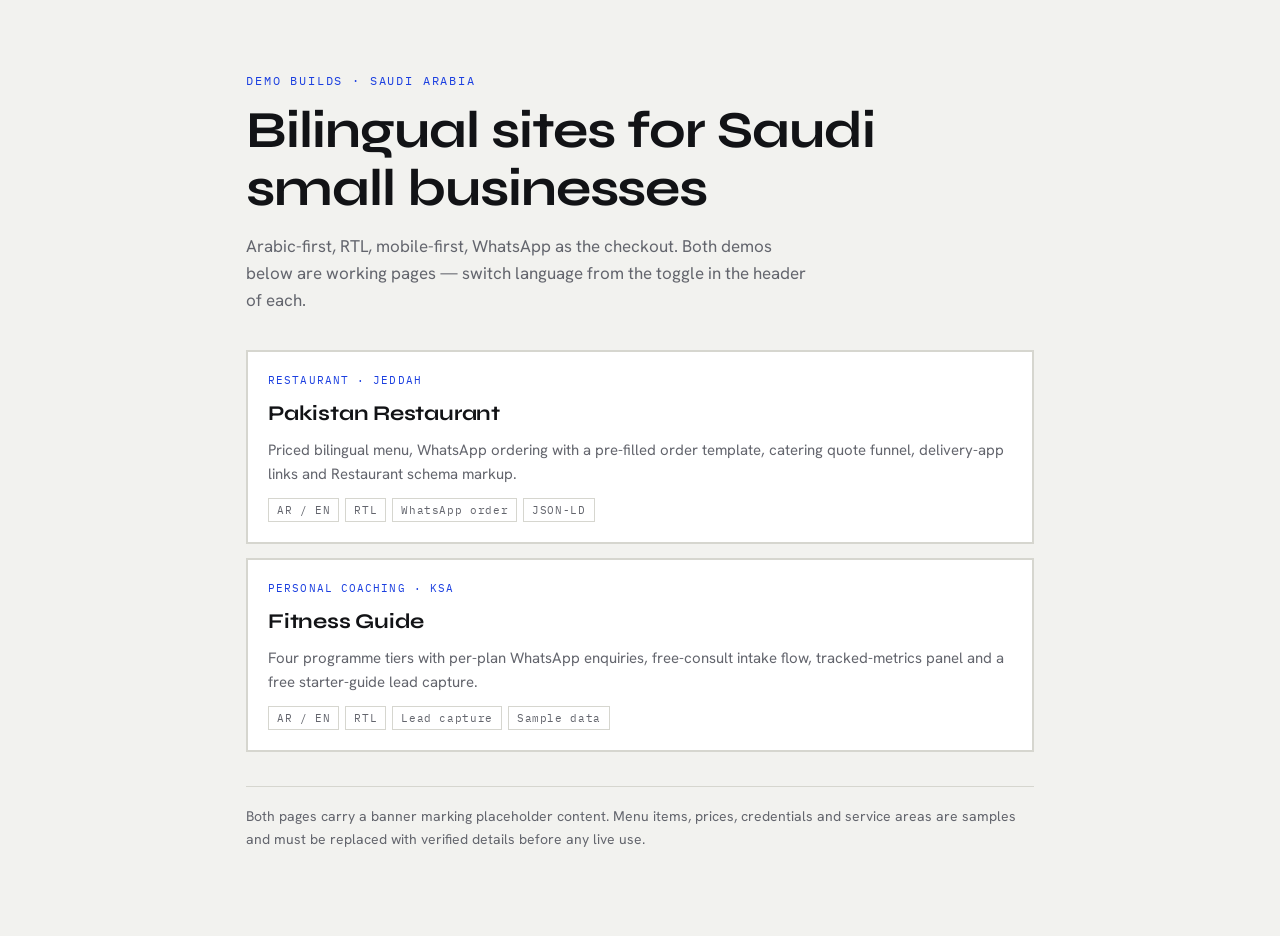
<file: docs/index.html>
<!doctype html>
<html lang="en" dir="ltr">
<head>
<meta charset="utf-8">
<meta name="viewport" content="width=device-width, initial-scale=1, viewport-fit=cover">
<title>Demo Sites — Saudi Small Business</title>
<meta name="description" content="Bilingual Arabic/English demo websites for Saudi small businesses.">
<link rel="stylesheet" href="https://fonts.googleapis.com/css2?family=Syne:wght@700;800&family=Hanken+Grotesk:wght@400;500;700&family=IBM+Plex+Mono:wght@500&display=swap">
<style>
:root{
  --bg:#F2F2EF;--surface:#fff;--ink:#121316;--muted:#63656D;--line:#D6D6CF;--volt:#1B3FE0;
  color-scheme:light;padding-top:env(safe-area-inset-top,0px);padding-bottom:env(safe-area-inset-bottom,0px);
}
@media (prefers-color-scheme:dark){:root:not([data-theme="light"]){
  --bg:#0D0E11;--surface:#15171C;--ink:#ECEDF0;--muted:#8F93A1;--line:#262A33;--volt:#7190FF;color-scheme:dark}}
:root[data-theme="dark"]{--bg:#0D0E11;--surface:#15171C;--ink:#ECEDF0;--muted:#8F93A1;--line:#262A33;--volt:#7190FF;color-scheme:dark}
*{box-sizing:border-box}
body{margin:0;background:var(--bg);color:var(--ink);font-family:"Hanken Grotesk",system-ui,sans-serif;font-size:16.5px;line-height:1.6}
img{max-width:100%}
[hidden]{display:none!important}
.wrap{max-width:820px;margin-inline:auto;padding-left:max(16px,env(safe-area-inset-left,0px));padding-right:max(16px,env(safe-area-inset-right,0px));padding-block:clamp(40px,8vw,72px)}
.eye{font-family:"IBM Plex Mono",monospace;font-size:11.5px;letter-spacing:.16em;text-transform:uppercase;color:var(--volt);margin:0 0 12px}
h1{font-family:"Syne",system-ui,sans-serif;font-size:clamp(32px,6.5vw,52px);letter-spacing:-.02em;margin:0;line-height:1.1;text-wrap:balance}
.lede{color:var(--muted);max-width:56ch;margin:16px 0 0;font-size:17px}
.list{display:grid;gap:14px;margin-top:36px}
.card{display:block;text-decoration:none;color:inherit;border:2px solid var(--line);background:var(--surface);padding:20px}
.card:hover{border-color:var(--volt)}
.card b{font-family:"Syne",system-ui,sans-serif;font-size:21px;display:block;letter-spacing:-.01em}
.card .m{font-family:"IBM Plex Mono",monospace;font-size:11px;letter-spacing:.1em;text-transform:uppercase;color:var(--volt);display:block;margin-bottom:7px}
.card p{color:var(--muted);margin:7px 0 0;font-size:15px}
.tags{display:flex;flex-wrap:wrap;gap:6px;margin-top:12px}
.tags span{font-family:"IBM Plex Mono",monospace;font-size:10.5px;letter-spacing:.06em;border:1px solid var(--line);padding:3px 8px;color:var(--muted)}
.note{margin-top:34px;padding-top:18px;border-top:1px solid var(--line);font-size:14px;color:var(--muted)}
a:focus-visible,.card:focus-visible{outline:3px solid var(--volt);outline-offset:2px}
</style>
</head>
<body>
<div class="wrap">
  <p class="eye">Demo builds &middot; Saudi Arabia</p>
  <h1>Bilingual sites for Saudi small businesses</h1>
  <p class="lede">Arabic-first, RTL, mobile-first, WhatsApp as the checkout. Both demos below are working pages — switch language from the toggle in the header of each.</p>

  <div class="list">
    <a class="card" href="pakistan-restaurant/">
      <span class="m">Restaurant &middot; Jeddah</span>
      <b>Pakistan Restaurant</b>
      <p>Priced bilingual menu, WhatsApp ordering with a pre-filled order template, catering quote funnel, delivery-app links and Restaurant schema markup.</p>
      <div class="tags"><span>AR / EN</span><span>RTL</span><span>WhatsApp order</span><span>JSON-LD</span></div>
    </a>
    <a class="card" href="fitness-guide/">
      <span class="m">Personal coaching &middot; KSA</span>
      <b>Fitness Guide</b>
      <p>Four programme tiers with per-plan WhatsApp enquiries, free-consult intake flow, tracked-metrics panel and a free starter-guide lead capture.</p>
      <div class="tags"><span>AR / EN</span><span>RTL</span><span>Lead capture</span><span>Sample data</span></div>
    </a>
  </div>

  <p class="note">Both pages carry a banner marking placeholder content. Menu items, prices, credentials and service areas are samples and must be replaced with verified details before any live use.</p>
</div>
</body>
</html>
</file>
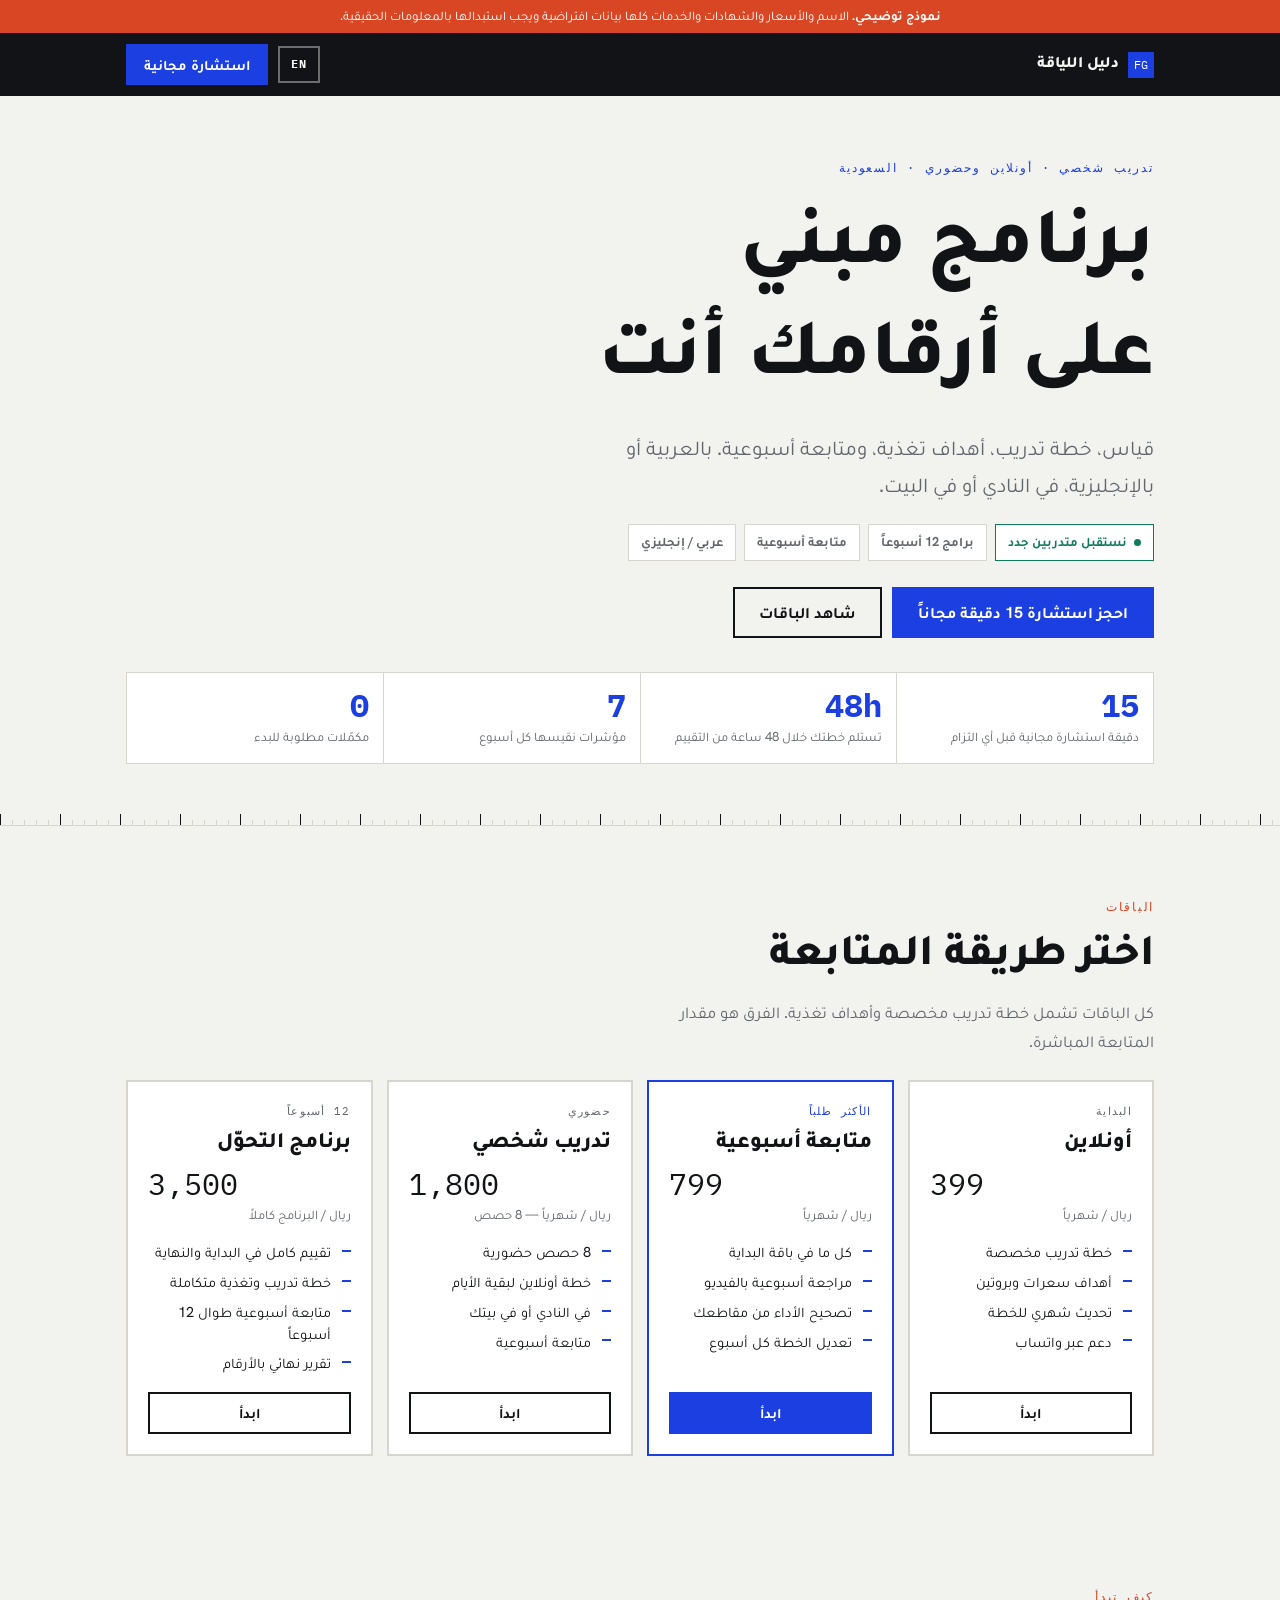
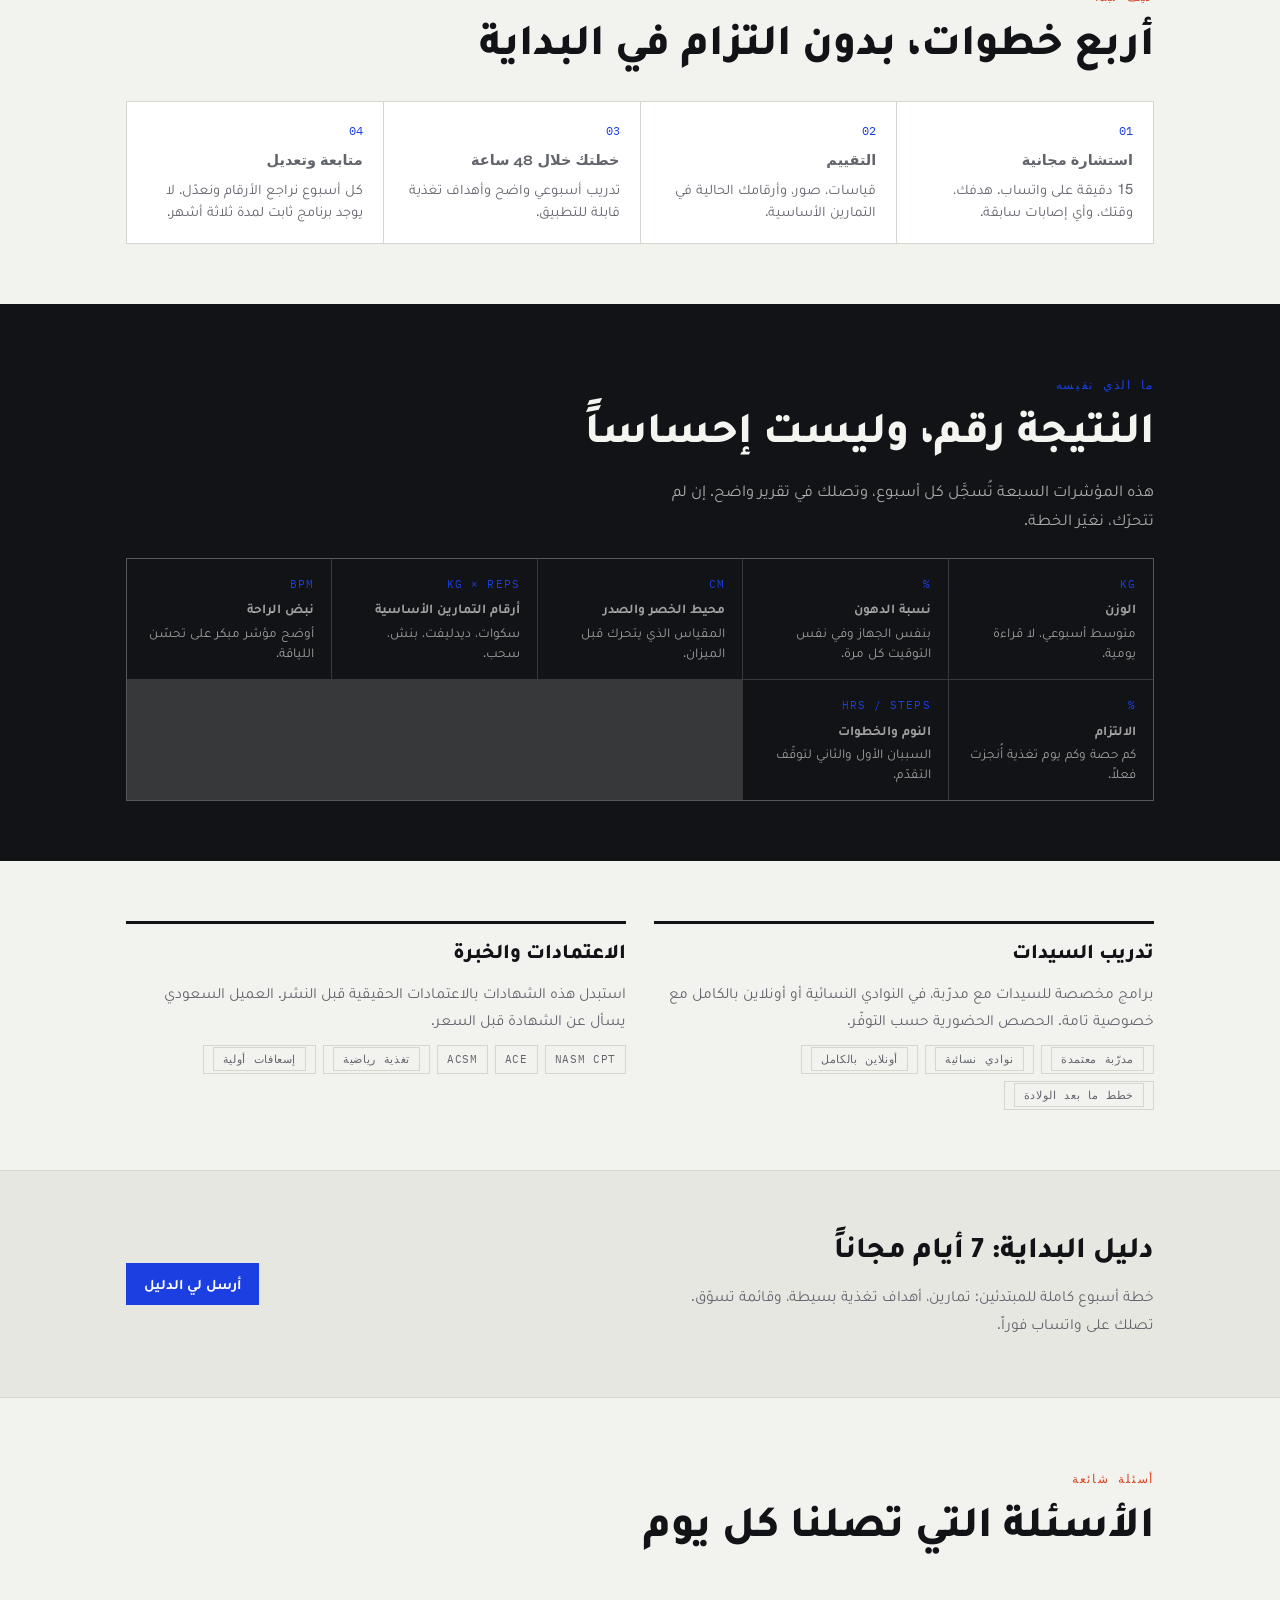
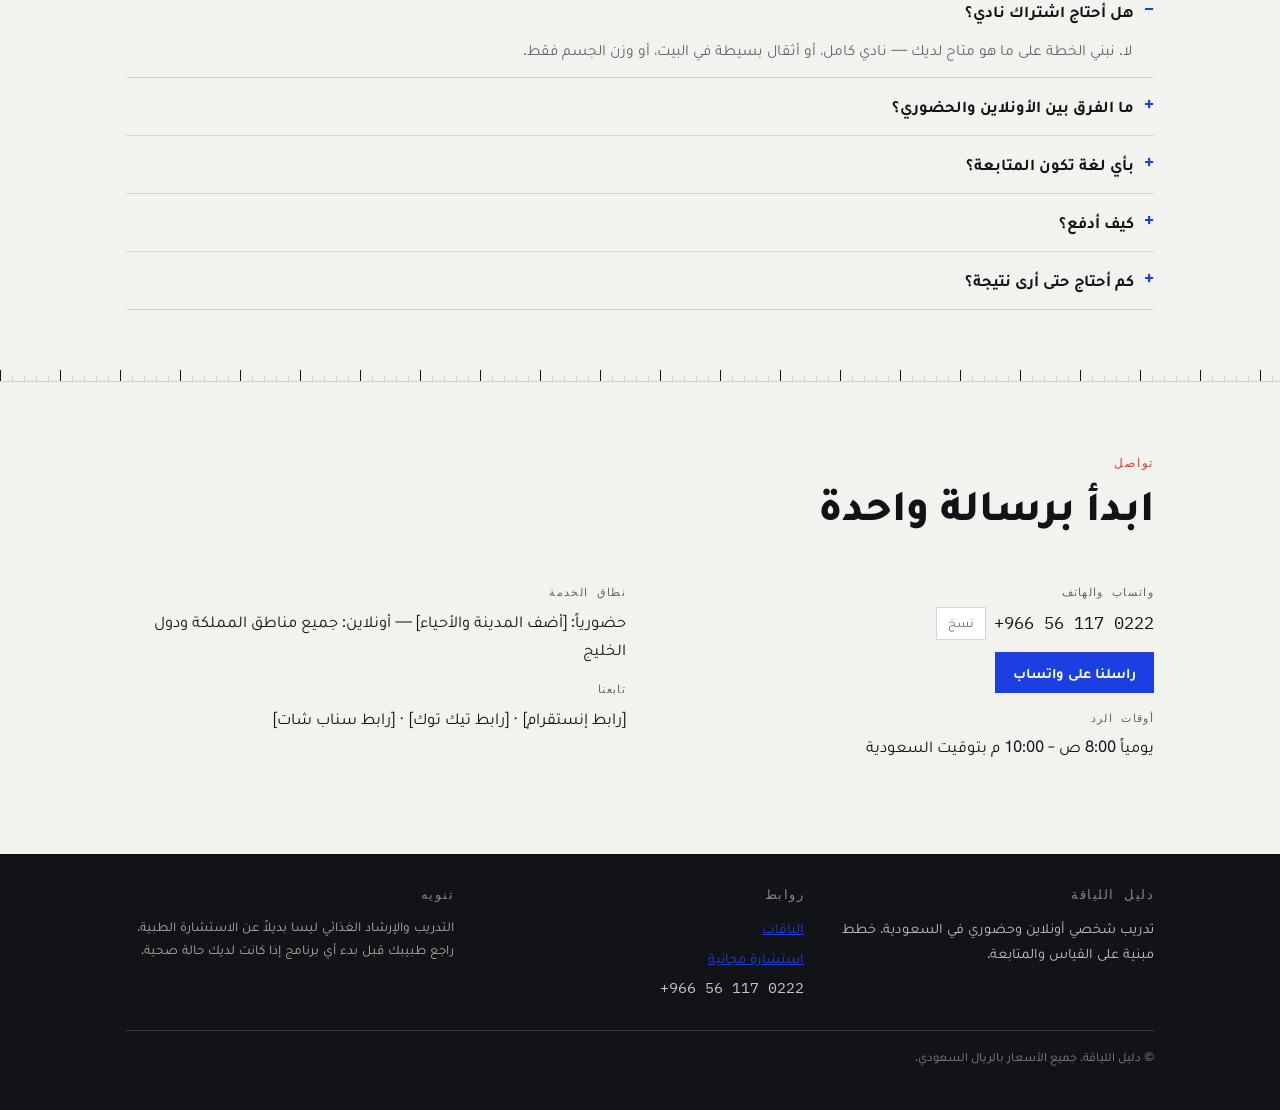
<file: docs/fitness-guide/index.html>
<!doctype html>
<html lang="ar" dir="rtl">
<head>
<meta charset="utf-8">
<meta name="viewport" content="width=device-width, initial-scale=1, viewport-fit=cover">
<meta name="description" content="Sample bilingual site for a Saudi personal training business.">
<style>
:root{color-scheme:light;padding-top:env(safe-area-inset-top,0px);padding-bottom:env(safe-area-inset-bottom,0px)}
body{margin:0;font:14px system-ui,-apple-system,"Segoe UI",sans-serif}
img{max-width:100%}
[hidden]{display:none!important}
</style>
<title>Fitness Guide KSA</title>
<link rel="stylesheet" href="https://fonts.googleapis.com/css2?family=Syne:wght@700;800&family=Tajawal:wght@400;500;700;800&family=Hanken+Grotesk:wght@400;500;700&family=IBM+Plex+Mono:wght@500&display=swap">
<style>
/* Layout: Arabic-first RTL. Clinical-performance look — bone ground, one electric blue, numbers set in mono because a coach sells measurement. Tape-measure rules divide the sections. */
:root{
  --bg:#F2F2EF; --surface:#FFFFFF; --slab:#E7E7E2;
  --ink:#121316; --muted:#63656D; --line:#D6D6CF;
  --volt:#1B3FE0; --coral:#D8462380; --coral-s:#D84623; --ok:#0F7B5C;
  --on-dark:#F4F4F1;
  --f-dis:"Syne","Hanken Grotesk",system-ui,sans-serif;
  --f-dis-ar:"Tajawal",system-ui,sans-serif;
  --f-body:"Hanken Grotesk","Tajawal",system-ui,-apple-system,sans-serif;
  --f-data:"IBM Plex Mono",ui-monospace,Menlo,monospace;
  --lh:1.75;
  direction:rtl;
}
:root[data-lang="en"]{direction:ltr;--lh:1.58}
@media (prefers-color-scheme:dark){:root:not([data-theme="light"]){
  --bg:#0D0E11; --surface:#15171C; --slab:#1B1E25;
  --ink:#ECEDF0; --muted:#8F93A1; --line:#262A33;
  --volt:#7190FF; --coral-s:#FF7F5E; --ok:#45C69E;
  --on-dark:#F4F4F1;
  color-scheme:dark;
}}
:root[data-theme="dark"]{
  --bg:#0D0E11; --surface:#15171C; --slab:#1B1E25;
  --ink:#ECEDF0; --muted:#8F93A1; --line:#262A33;
  --volt:#7190FF; --coral-s:#FF7F5E; --ok:#45C69E;
  --on-dark:#F4F4F1;
  color-scheme:dark;
}
*{box-sizing:border-box}
body{background:var(--bg);color:var(--ink);font-family:var(--f-body);font-size:16.5px;line-height:var(--lh);-webkit-font-smoothing:antialiased}
body::before{content:"";position:fixed;inset:0 0 auto;height:env(safe-area-inset-top,0px);background:var(--ink);z-index:60}
.wrap{max-width:1060px;margin-inline:auto;padding-inline:max(16px,env(safe-area-inset-left,0px)) max(16px,env(safe-area-inset-right,0px))}
:root[data-lang="en"] .ar{display:none!important}
:root:not([data-lang="en"]) .en{display:none!important}
h1,h2,h3{margin:0;line-height:1.1;text-wrap:balance;font-family:var(--f-dis);letter-spacing:-0.02em}
.ar h1,.ar h2,.ar h3,h1 .ar,h2 .ar,h3 .ar,.dar{font-family:var(--f-dis-ar);letter-spacing:0;line-height:1.3;font-weight:800}
p{margin:0 0 12px}
a{color:var(--volt)}
ul{margin:0;padding:0;list-style:none}
.ticks{height:12px;
 background-image:
  repeating-linear-gradient(90deg,var(--ink) 0 1.5px,transparent 1.5px 60px),
  repeating-linear-gradient(90deg,var(--line) 0 1px,transparent 1px 12px);
 background-size:auto 11px,auto 5px;background-position:0 100%,0 100%;background-repeat:repeat-x,repeat-x;
 border-bottom:1px solid var(--line)}
/* sample bar — DELETE BEFORE ANY REAL USE */
#sample{background:var(--coral-s);color:#fff;font-size:13px;text-align:center;padding:7px 14px;line-height:1.45}
#sample b{font-weight:700}
/* header */
header.site{position:sticky;top:env(safe-area-inset-top,0px);z-index:50;background:var(--ink);color:var(--on-dark)}
header.site .bar{display:flex;align-items:center;gap:10px;padding-block:11px;flex-wrap:wrap}
.brand{display:flex;align-items:center;gap:9px;margin-inline-end:auto;min-width:0}
.logo{width:26px;height:26px;flex:none;background:var(--volt);display:grid;place-items:center;font-family:var(--f-data);font-size:12px;color:#fff}
.brand .nm{font-family:var(--f-dis);font-weight:800;font-size:16px;letter-spacing:-0.01em;white-space:nowrap}
.ar .brand .nm,.brand .nm.ar{font-family:var(--f-dis-ar)}
.btn{display:inline-flex;align-items:center;justify-content:center;gap:7px;font-family:var(--f-body);font-size:14.5px;font-weight:700;padding:10px 16px;border:2px solid transparent;cursor:pointer;text-decoration:none;line-height:1.2}
.btn-wa{background:var(--volt);color:#fff;border-color:var(--volt)}
.btn-wa:hover{filter:brightness(1.1)}
.btn-ghost{border-color:rgba(244,244,241,.4);color:var(--on-dark);background:transparent}
.btn-ghost:hover{border-color:var(--on-dark)}
.btn-line{border-color:var(--ink);color:var(--ink);background:transparent}
.btn-line:hover{background:var(--ink);color:var(--bg)}
#lang{font-family:var(--f-data);font-size:12px;letter-spacing:.07em;padding:9px 11px}
/* hero */
.hero{padding-block:clamp(32px,6vw,62px) clamp(30px,5vw,50px)}
.kick{font-family:var(--f-data);font-size:11.5px;letter-spacing:.17em;text-transform:uppercase;color:var(--volt);margin-bottom:14px}
.hero h1{font-size:clamp(40px,9vw,80px);max-width:16ch}
.hero .tag{font-size:clamp(17px,2.4vw,21px);color:var(--muted);max-width:48ch;margin-top:16px}
.chips{display:flex;flex-wrap:wrap;gap:8px;margin-top:20px}
.chip{display:inline-flex;align-items:center;gap:7px;font-size:13px;font-weight:700;padding:6px 12px;border:1.5px solid var(--line);color:var(--muted);background:var(--surface)}
.chip.on{border-color:var(--ok);color:var(--ok)}
.dot{width:7px;height:7px;border-radius:50%;background:currentColor;flex:none}
.cta{display:flex;flex-wrap:wrap;gap:10px;margin-top:26px}
.cta .btn{padding:14px 24px;font-size:16px}
.facts{display:grid;grid-template-columns:repeat(auto-fit,minmax(140px,1fr));gap:1px;background:var(--line);border:1px solid var(--line);margin-top:34px}
.fact{background:var(--surface);padding:16px 14px;min-width:0}
.fact b{display:block;font-family:var(--f-data);font-size:clamp(24px,4.5vw,32px);line-height:1;color:var(--volt);font-variant-numeric:tabular-nums}
.fact span{display:block;font-size:13px;color:var(--muted);margin-top:7px;line-height:1.45}
/* sections */
section{padding-block:clamp(36px,6vw,60px)}
.shead{margin-bottom:24px}
.shead .eye{font-family:var(--f-data);font-size:11.5px;letter-spacing:.15em;text-transform:uppercase;color:var(--coral-s);margin-bottom:9px}
.shead h2{font-size:clamp(28px,5vw,44px)}
.shead p{color:var(--muted);max-width:58ch;margin-top:11px;margin-bottom:0}
/* plans */
.plans{display:grid;grid-template-columns:repeat(auto-fit,minmax(235px,1fr));gap:14px}
.plan{border:2px solid var(--line);background:var(--surface);padding:20px;display:flex;flex-direction:column;min-width:0}
.plan.hot{border-color:var(--volt)}
.plan .lbl{font-family:var(--f-data);font-size:10.5px;letter-spacing:.12em;text-transform:uppercase;color:var(--muted);margin-bottom:8px}
.plan.hot .lbl{color:var(--volt)}
.plan h3{font-size:22px;margin-bottom:10px}
.plan .price{font-family:var(--f-data);font-size:30px;color:var(--ink);font-variant-numeric:tabular-nums;line-height:1;direction:ltr;unicode-bidi:embed}
.plan .per{font-size:13px;color:var(--muted);margin:5px 0 15px}
.plan ul{display:grid;gap:8px;margin-bottom:18px}
.plan li{font-size:14.5px;padding-inline-start:20px;position:relative;line-height:1.5}
.plan li::before{content:"";position:absolute;inset-inline-start:0;top:.6em;width:9px;height:2px;background:var(--volt)}
.plan .btn{margin-top:auto;width:100%}
/* steps */
.steps{display:grid;grid-template-columns:repeat(auto-fit,minmax(215px,1fr));gap:1px;background:var(--line);border:1px solid var(--line)}
.step{background:var(--surface);padding:20px;min-width:0}
.step .n{font-family:var(--f-data);font-size:12px;color:var(--volt);margin-bottom:10px}
.step b{display:block;font-size:17px;font-family:var(--f-dis);margin-bottom:5px}
.ar .step b,.step b.ar{font-family:var(--f-dis-ar)}
.step span{font-size:14.5px;color:var(--muted);line-height:1.55;display:block}
/* measured */
.measured{background:var(--ink);color:var(--on-dark)}
.measured .shead .eye{color:var(--volt)}
.measured .shead p{color:rgba(244,244,241,.68)}
.mgrid{display:grid;grid-template-columns:repeat(auto-fit,minmax(190px,1fr));gap:1px;background:rgba(244,244,241,.16);border:1px solid rgba(244,244,241,.16)}
.m{background:var(--ink);padding:17px;min-width:0}
.m .u{font-family:var(--f-data);font-size:11px;letter-spacing:.1em;text-transform:uppercase;color:var(--volt);margin-bottom:6px}
.m b{display:block;font-size:16px;margin-bottom:3px}
.m span{font-size:13.5px;color:rgba(244,244,241,.62);line-height:1.5;display:block}
/* two col */
.two{display:grid;grid-template-columns:repeat(auto-fit,minmax(270px,1fr));gap:28px}
.panel{border-top:3px solid var(--ink);padding-top:16px;min-width:0}
.panel h3{font-size:21px;margin-bottom:10px}
.panel p{color:var(--muted);font-size:15.5px}
.tagset{display:flex;flex-wrap:wrap;gap:7px;margin-top:12px}
.tagset span{font-family:var(--f-data);font-size:11px;letter-spacing:.06em;border:1.5px solid var(--line);padding:4px 9px;color:var(--muted)}
/* faq */
details{border-bottom:1px solid var(--line);padding-block:14px}
summary{cursor:pointer;font-weight:700;font-size:16.5px;list-style:none;display:flex;gap:10px;align-items:flex-start}
summary::-webkit-details-marker{display:none}
summary::before{content:"+";font-family:var(--f-data);color:var(--volt);flex:none;line-height:1.4}
details[open] summary::before{content:"\2212"}
details p{margin:10px 0 0;padding-inline-start:22px;color:var(--muted);font-size:15.5px}
/* lead */
.lead{background:var(--slab);border-block:1px solid var(--line)}
.lead .in{display:flex;flex-wrap:wrap;gap:18px;align-items:center;justify-content:space-between}
/* contact */
.kv dt{font-family:var(--f-data);font-size:11px;letter-spacing:.12em;text-transform:uppercase;color:var(--muted);margin-bottom:4px}
.kv dd{margin:0 0 16px;font-size:16.5px}
.num{font-family:var(--f-data);font-variant-numeric:tabular-nums;direction:ltr;unicode-bidi:embed}
.copyrow{display:flex;align-items:center;gap:8px;flex-wrap:wrap}
.mini{font-size:12.5px;padding:6px 11px;border:1.5px solid var(--line);background:var(--surface);color:var(--muted);cursor:pointer;font-family:var(--f-body)}
/* footer */
footer.site{background:var(--ink);color:var(--on-dark);padding-block:30px}
footer.site a{color:var(--volt)}
footer.site .cols{display:grid;grid-template-columns:repeat(auto-fit,minmax(190px,1fr));gap:22px}
footer.site h4{font-size:12.5px;font-family:var(--f-data);letter-spacing:.12em;text-transform:uppercase;color:rgba(244,244,241,.5);margin:0 0 9px;font-weight:500}
footer.site li{font-size:14.5px;margin-bottom:5px;color:rgba(244,244,241,.8)}
footer.site .fine{margin-top:24px;padding-top:15px;border-top:1px solid rgba(244,244,241,.16);font-size:12.5px;color:rgba(244,244,241,.5)}
/* sticky */
#sticky{position:fixed;inset-inline:0;bottom:0;z-index:55;display:none;
 padding:10px max(14px,env(safe-area-inset-right,0px)) calc(10px + env(safe-area-inset-bottom,0px)) max(14px,env(safe-area-inset-left,0px));
 background:var(--bg);border-top:1px solid var(--line)}
#sticky .btn{width:100%;padding:14px}
@media (max-width:720px){#sticky{display:block} body{padding-bottom:74px}}
:focus-visible{outline:3px solid var(--volt);outline-offset:2px}
@media (prefers-reduced-motion:reduce){*{animation:none!important;transition:none!important}}
@media (max-width:420px){.cta .btn{flex:1 1 100%}}
</style>
</head>
<body>


<!-- SAMPLE BAR — DELETE THIS ELEMENT BEFORE ANY REAL USE -->
<div id="sample">
  <span class="ar"><b>نموذج توضيحي.</b> الاسم والأسعار والشهادات والخدمات كلها بيانات افتراضية ويجب استبدالها بالمعلومات الحقيقية.</span>
  <span class="en"><b>Sample site.</b> Brand name, prices, credentials and services are placeholders and must be replaced with real details.</span>
</div>

<header class="site">
  <div class="wrap bar">
    <div class="brand">
      <span class="logo">FG</span>
      <span class="nm ar">دليل اللياقة</span>
      <span class="nm en">Fitness Guide</span>
    </div>
    <button id="lang" class="btn btn-ghost" type="button"><span class="ar">EN</span><span class="en">عربي</span></button>
    <a class="btn btn-wa" id="hdr-cta" href="https://wa.me/966561170222">
      <span class="ar">استشارة مجانية</span><span class="en">Free consult</span>
    </a>
  </div>
</header>

<section class="wrap hero">
  <p class="kick"><span class="ar">تدريب شخصي &middot; أونلاين وحضوري &middot; السعودية</span><span class="en">Personal coaching &middot; Online &amp; in person &middot; Saudi Arabia</span></p>
  <h1><span class="ar dar">برنامج مبني على أرقامك أنت</span><span class="en">A plan built on your numbers, not someone else&rsquo;s</span></h1>
  <p class="tag">
    <span class="ar">قياس، خطة تدريب، أهداف تغذية، ومتابعة أسبوعية. بالعربية أو بالإنجليزية، في النادي أو في البيت.</span>
    <span class="en">Assessment, training plan, nutrition targets and a weekly check-in. In Arabic or English, at the gym or at home.</span>
  </p>
  <div class="chips">
    <span class="chip on"><span class="dot"></span><span class="ar">نستقبل متدربين جدد</span><span class="en">Accepting new clients</span></span>
    <span class="chip"><span class="ar">برامج 12 أسبوعاً</span><span class="en">12-week programmes</span></span>
    <span class="chip"><span class="ar">متابعة أسبوعية</span><span class="en">Weekly check-ins</span></span>
    <span class="chip"><span class="ar">عربي / إنجليزي</span><span class="en">Arabic / English</span></span>
  </div>
  <div class="cta">
    <a class="btn btn-wa" id="hero-cta" href="https://wa.me/966561170222">
      <span class="ar">احجز استشارة 15 دقيقة مجاناً</span><span class="en">Book a free 15-minute consult</span>
    </a>
    <a class="btn btn-line" href="#plans"><span class="ar">شاهد الباقات</span><span class="en">See the programmes</span></a>
  </div>
  <div class="facts">
    <div class="fact"><b>15</b><span class="ar">دقيقة استشارة مجانية قبل أي التزام</span><span class="en">Free minutes before you commit to anything</span></div>
    <div class="fact"><b>48h</b><span class="ar">تستلم خطتك خلال 48 ساعة من التقييم</span><span class="en">Your plan lands within 48 hours of assessment</span></div>
    <div class="fact"><b>7</b><span class="ar">مؤشرات نقيسها كل أسبوع</span><span class="en">Metrics tracked every single week</span></div>
    <div class="fact"><b>0</b><span class="ar">مكمّلات مطلوبة للبدء</span><span class="en">Supplements required to start</span></div>
  </div>
</section>

<div class="ticks"></div>

<section class="wrap" id="plans">
  <div class="shead">
    <p class="eye"><span class="ar">الباقات</span><span class="en">Programmes</span></p>
    <h2><span class="ar dar">اختر طريقة المتابعة</span><span class="en">Pick how much coaching you want</span></h2>
    <p><span class="ar">كل الباقات تشمل خطة تدريب مخصصة وأهداف تغذية. الفرق هو مقدار المتابعة المباشرة.</span><span class="en">Every programme includes a custom training plan and nutrition targets. The difference is how much direct coaching you get.</span></p>
  </div>
  <div class="plans">
    <div class="plan">
      <span class="lbl"><span class="ar">البداية</span><span class="en">Starter</span></span>
      <h3><span class="ar dar">أونلاين</span><span class="en">Online plan</span></h3>
      <div class="price">399</div>
      <p class="per"><span class="ar">ريال / شهرياً</span><span class="en">SAR per month</span></p>
      <ul>
        <li><span class="ar">خطة تدريب مخصصة</span><span class="en">Custom training plan</span></li>
        <li><span class="ar">أهداف سعرات وبروتين</span><span class="en">Calorie and protein targets</span></li>
        <li><span class="ar">تحديث شهري للخطة</span><span class="en">Monthly plan update</span></li>
        <li><span class="ar">دعم عبر واتساب</span><span class="en">WhatsApp support</span></li>
      </ul>
      <a class="btn btn-line plan-cta" data-plan="starter" href="https://wa.me/966561170222"><span class="ar">ابدأ</span><span class="en">Start</span></a>
    </div>
    <div class="plan hot">
      <span class="lbl"><span class="ar">الأكثر طلباً</span><span class="en">Most chosen</span></span>
      <h3><span class="ar dar">متابعة أسبوعية</span><span class="en">Coached</span></h3>
      <div class="price">799</div>
      <p class="per"><span class="ar">ريال / شهرياً</span><span class="en">SAR per month</span></p>
      <ul>
        <li><span class="ar">كل ما في باقة البداية</span><span class="en">Everything in Starter</span></li>
        <li><span class="ar">مراجعة أسبوعية بالفيديو</span><span class="en">Weekly video check-in</span></li>
        <li><span class="ar">تصحيح الأداء من مقاطعك</span><span class="en">Form review from your clips</span></li>
        <li><span class="ar">تعديل الخطة كل أسبوع</span><span class="en">Plan adjusted every week</span></li>
      </ul>
      <a class="btn btn-wa plan-cta" data-plan="coached" href="https://wa.me/966561170222"><span class="ar">ابدأ</span><span class="en">Start</span></a>
    </div>
    <div class="plan">
      <span class="lbl"><span class="ar">حضوري</span><span class="en">In person</span></span>
      <h3><span class="ar dar">تدريب شخصي</span><span class="en">One to one</span></h3>
      <div class="price">1,800</div>
      <p class="per"><span class="ar">ريال / شهرياً &mdash; 8 حصص</span><span class="en">SAR per month &mdash; 8 sessions</span></p>
      <ul>
        <li><span class="ar">8 حصص حضورية</span><span class="en">8 in-person sessions</span></li>
        <li><span class="ar">خطة أونلاين لبقية الأيام</span><span class="en">Online plan for the other days</span></li>
        <li><span class="ar">في النادي أو في بيتك</span><span class="en">At your gym or at home</span></li>
        <li><span class="ar">متابعة أسبوعية</span><span class="en">Weekly check-in</span></li>
      </ul>
      <a class="btn btn-line plan-cta" data-plan="1to1" href="https://wa.me/966561170222"><span class="ar">ابدأ</span><span class="en">Start</span></a>
    </div>
    <div class="plan">
      <span class="lbl"><span class="ar">12 أسبوعاً</span><span class="en">12 weeks</span></span>
      <h3><span class="ar dar">برنامج التحوّل</span><span class="en">Transformation</span></h3>
      <div class="price">3,500</div>
      <p class="per"><span class="ar">ريال / البرنامج كاملاً</span><span class="en">SAR for the full block</span></p>
      <ul>
        <li><span class="ar">تقييم كامل في البداية والنهاية</span><span class="en">Full assessment at start and end</span></li>
        <li><span class="ar">خطة تدريب وتغذية متكاملة</span><span class="en">Training and nutrition together</span></li>
        <li><span class="ar">متابعة أسبوعية طوال 12 أسبوعاً</span><span class="en">Weekly coaching for 12 weeks</span></li>
        <li><span class="ar">تقرير نهائي بالأرقام</span><span class="en">Final report with your numbers</span></li>
      </ul>
      <a class="btn btn-line plan-cta" data-plan="transformation" href="https://wa.me/966561170222"><span class="ar">ابدأ</span><span class="en">Start</span></a>
    </div>
  </div>
</section>

<section class="wrap">
  <div class="shead">
    <p class="eye"><span class="ar">كيف تبدأ</span><span class="en">How it works</span></p>
    <h2><span class="ar dar">أربع خطوات، بدون التزام في البداية</span><span class="en">Four steps, and nothing to commit to up front</span></h2>
  </div>
  <div class="steps">
    <div class="step"><span class="n">01</span><b><span class="ar">استشارة مجانية</span><span class="en">Free consult</span></b><span class="ar">15 دقيقة على واتساب. هدفك، وقتك، وأي إصابات سابقة.</span><span class="en">Fifteen minutes on WhatsApp. Your goal, your schedule, any old injuries.</span></div>
    <div class="step"><span class="n">02</span><b><span class="ar">التقييم</span><span class="en">Assessment</span></b><span class="ar">قياسات، صور، وأرقامك الحالية في التمارين الأساسية.</span><span class="en">Measurements, photos, and where you currently stand on the main lifts.</span></div>
    <div class="step"><span class="n">03</span><b><span class="ar">خطتك خلال 48 ساعة</span><span class="en">Your plan in 48 hours</span></b><span class="ar">تدريب أسبوعي واضح وأهداف تغذية قابلة للتطبيق.</span><span class="en">A clear weekly training split and nutrition targets you can actually hit.</span></div>
    <div class="step"><span class="n">04</span><b><span class="ar">متابعة وتعديل</span><span class="en">Check in and adjust</span></b><span class="ar">كل أسبوع نراجع الأرقام ونعدّل. لا يوجد برنامج ثابت لمدة ثلاثة أشهر.</span><span class="en">Numbers reviewed weekly and the plan changes. Nothing stays fixed for three months.</span></div>
  </div>
</section>

<div class="measured">
  <section class="wrap">
    <div class="shead">
      <p class="eye"><span class="ar">ما الذي نقيسه</span><span class="en">What gets measured</span></p>
      <h2><span class="ar dar">النتيجة رقم، وليست إحساساً</span><span class="en">Progress is a number, not a feeling</span></h2>
      <p><span class="ar">هذه المؤشرات السبعة تُسجَّل كل أسبوع، وتصلك في تقرير واضح. إن لم تتحرّك، نغيّر الخطة.</span><span class="en">These seven are logged every week and come back to you in a plain report. If they are not moving, the plan changes.</span></p>
    </div>
    <div class="mgrid">
      <div class="m"><span class="u">kg</span><b><span class="ar">الوزن</span><span class="en">Body weight</span></b><span class="ar">متوسط أسبوعي، لا قراءة يومية.</span><span class="en">Weekly average, never a single daily reading.</span></div>
      <div class="m"><span class="u">%</span><b><span class="ar">نسبة الدهون</span><span class="en">Body fat</span></b><span class="ar">بنفس الجهاز وفي نفس التوقيت كل مرة.</span><span class="en">Same device, same time of day, every time.</span></div>
      <div class="m"><span class="u">cm</span><b><span class="ar">محيط الخصر والصدر</span><span class="en">Waist &amp; chest</span></b><span class="ar">المقياس الذي يتحرك قبل الميزان.</span><span class="en">The tape moves before the scale does.</span></div>
      <div class="m"><span class="u">kg &times; reps</span><b><span class="ar">أرقام التمارين الأساسية</span><span class="en">Main lift numbers</span></b><span class="ar">سكوات، ديدليفت، بنش، سحب.</span><span class="en">Squat, deadlift, press, pull.</span></div>
      <div class="m"><span class="u">bpm</span><b><span class="ar">نبض الراحة</span><span class="en">Resting heart rate</span></b><span class="ar">أوضح مؤشر مبكر على تحسّن اللياقة.</span><span class="en">The earliest honest signal that conditioning is improving.</span></div>
      <div class="m"><span class="u">%</span><b><span class="ar">الالتزام</span><span class="en">Adherence</span></b><span class="ar">كم حصة وكم يوم تغذية أُنجزت فعلاً.</span><span class="en">How many sessions and nutrition days actually happened.</span></div>
      <div class="m"><span class="u">hrs / steps</span><b><span class="ar">النوم والخطوات</span><span class="en">Sleep &amp; steps</span></b><span class="ar">السببان الأول والثاني لتوقّف التقدّم.</span><span class="en">The first and second reasons progress stalls.</span></div>
    </div>
  </section>
</div>

<section class="wrap">
  <div class="two">
    <div class="panel">
      <h3><span class="ar dar">تدريب السيدات</span><span class="en">Coaching for women</span></h3>
      <p><span class="ar">برامج مخصصة للسيدات مع مدرّبة، في النوادي النسائية أو أونلاين بالكامل مع خصوصية تامة. الحصص الحضورية حسب التوفّر.</span><span class="en">Dedicated programmes with a female coach, in women-only clubs or fully online with complete privacy. In-person availability depends on location.</span></p>
      <div class="tagset">
        <span><span class="ar">مدرّبة معتمدة</span><span class="en">Female coach</span></span>
        <span><span class="ar">نوادي نسائية</span><span class="en">Women-only clubs</span></span>
        <span><span class="ar">أونلاين بالكامل</span><span class="en">Fully online</span></span>
        <span><span class="ar">خطط ما بعد الولادة</span><span class="en">Postnatal plans</span></span>
      </div>
    </div>
    <div class="panel">
      <h3><span class="ar dar">الاعتمادات والخبرة</span><span class="en">Credentials</span></h3>
      <p><span class="ar">استبدل هذه الشهادات بالاعتمادات الحقيقية قبل النشر. العميل السعودي يسأل عن الشهادة قبل السعر.</span><span class="en">Replace these with the real certifications before this goes live. Saudi clients ask about credentials before they ask about price.</span></p>
      <div class="tagset">
        <span>NASM CPT</span><span>ACE</span><span>ACSM</span>
        <span><span class="ar">تغذية رياضية</span><span class="en">Sports nutrition</span></span>
        <span><span class="ar">إسعافات أولية</span><span class="en">First aid</span></span>
      </div>
    </div>
  </div>
</section>

<div class="lead">
  <section class="wrap in">
    <div style="min-width:0">
      <h2 style="font-size:clamp(22px,3.6vw,30px)"><span class="ar dar">دليل البداية: 7 أيام مجاناً</span><span class="en">The 7-day starter guide, free</span></h2>
      <p style="color:var(--muted);margin:9px 0 0;font-size:15.5px;max-width:52ch">
        <span class="ar">خطة أسبوع كاملة للمبتدئين: تمارين، أهداف تغذية بسيطة، وقائمة تسوّق. تصلك على واتساب فوراً.</span>
        <span class="en">A full week for beginners: the sessions, simple nutrition targets and a shopping list. Sent to you on WhatsApp straight away.</span>
      </p>
    </div>
    <a class="btn btn-wa" id="lead-cta" href="https://wa.me/966561170222"><span class="ar">أرسل لي الدليل</span><span class="en">Send me the guide</span></a>
  </section>
</div>

<section class="wrap">
  <div class="shead">
    <p class="eye"><span class="ar">أسئلة شائعة</span><span class="en">Questions</span></p>
    <h2><span class="ar dar">الأسئلة التي تصلنا كل يوم</span><span class="en">What people ask before starting</span></h2>
  </div>
  <div>
    <details open><summary><span class="ar">هل أحتاج اشتراك نادي؟</span><span class="en">Do I need a gym membership?</span></summary>
      <p><span class="ar">لا. نبني الخطة على ما هو متاح لديك &mdash; نادي كامل، أو أثقال بسيطة في البيت، أو وزن الجسم فقط.</span><span class="en">No. The plan is built around what you actually have — a full gym, a few dumbbells at home, or bodyweight only.</span></p></details>
    <details><summary><span class="ar">ما الفرق بين الأونلاين والحضوري؟</span><span class="en">Online or in person?</span></summary>
      <p><span class="ar">الأونلاين يناسب من يعرف أساسيات الأداء ويحتاج خطة ومتابعة. الحضوري يناسب المبتدئ تماماً أو من يريد تصحيح الأداء مباشرة.</span><span class="en">Online suits you if you know the basic movements and need structure and accountability. In person suits a complete beginner, or anyone who wants technique corrected on the spot.</span></p></details>
    <details><summary><span class="ar">بأي لغة تكون المتابعة؟</span><span class="en">Which language is the coaching in?</span></summary>
      <p><span class="ar">بالعربية أو الإنجليزية، كما تفضّل. الخطة نفسها تصلك باللغتين.</span><span class="en">Arabic or English, whichever you prefer. The written plan comes in both.</span></p></details>
    <details><summary><span class="ar">كيف أدفع؟</span><span class="en">How do I pay?</span></summary>
      <p><span class="ar">مدى، آبل باي، أو تحويل بنكي. الدفع شهري ويمكن إيقافه في أي وقت.</span><span class="en">mada, Apple Pay or bank transfer. Billed monthly and you can stop at any time.</span></p></details>
    <details><summary><span class="ar">كم أحتاج حتى أرى نتيجة؟</span><span class="en">How long until I see something?</span></summary>
      <p><span class="ar">الأرقام تبدأ بالتحرّك خلال أسبوعين إلى أربعة إذا التزمت. أي شخص يعدك بأسرع من ذلك يبيعك وهماً.</span><span class="en">With consistent adherence the numbers start moving in two to four weeks. Anyone promising faster than that is selling you something else.</span></p></details>
  </div>
</section>

<div class="ticks"></div>

<section class="wrap">
  <div class="shead">
    <p class="eye"><span class="ar">تواصل</span><span class="en">Get in touch</span></p>
    <h2><span class="ar dar">ابدأ برسالة واحدة</span><span class="en">It starts with one message</span></h2>
  </div>
  <div class="two">
    <dl class="kv">
      <dt><span class="ar">واتساب والهاتف</span><span class="en">WhatsApp &amp; phone</span></dt>
      <dd>
        <div class="copyrow">
          <span class="num" id="phone">+966 56 117 0222</span>
          <button class="mini" id="copybtn" type="button"><span class="ar">نسخ</span><span class="en">Copy</span></button>
        </div>
        <div style="margin-top:12px"><a class="btn btn-wa" id="contact-cta" href="https://wa.me/966561170222"><span class="ar">راسلنا على واتساب</span><span class="en">Message on WhatsApp</span></a></div>
      </dd>
      <dt><span class="ar">أوقات الرد</span><span class="en">Reply hours</span></dt>
      <dd><span class="ar">يومياً 8:00 ص &ndash; 10:00 م بتوقيت السعودية</span><span class="en">Daily 8:00 AM &ndash; 10:00 PM Saudi time</span></dd>
    </dl>
    <dl class="kv">
      <dt><span class="ar">نطاق الخدمة</span><span class="en">Where we work</span></dt>
      <dd><span class="ar">حضورياً: [أضف المدينة والأحياء] &mdash; أونلاين: جميع مناطق المملكة ودول الخليج</span><span class="en">In person: [add city and districts] &mdash; Online: anywhere in Saudi Arabia and the GCC</span></dd>
      <dt><span class="ar">تابعنا</span><span class="en">Follow</span></dt>
      <dd><span class="ar">[رابط إنستقرام] &middot; [رابط تيك توك] &middot; [رابط سناب شات]</span><span class="en">[Instagram link] &middot; [TikTok link] &middot; [Snapchat link]</span></dd>
    </dl>
  </div>
</section>

<footer class="site">
  <div class="wrap">
    <div class="cols">
      <div>
        <h4><span class="ar">دليل اللياقة</span><span class="en">Fitness Guide</span></h4>
        <p style="font-size:14.5px;color:rgba(244,244,241,.78);margin:0">
          <span class="ar">تدريب شخصي أونلاين وحضوري في السعودية. خطط مبنية على القياس والمتابعة.</span>
          <span class="en">Online and in-person personal coaching in Saudi Arabia. Plans built on measurement and follow-up.</span>
        </p>
      </div>
      <div>
        <h4><span class="ar">روابط</span><span class="en">Links</span></h4>
        <ul>
          <li><a href="#plans"><span class="ar">الباقات</span><span class="en">Programmes</span></a></li>
          <li><a href="https://wa.me/966561170222"><span class="ar">استشارة مجانية</span><span class="en">Free consult</span></a></li>
          <li class="num">+966 56 117 0222</li>
        </ul>
      </div>
      <div>
        <h4><span class="ar">تنويه</span><span class="en">Disclaimer</span></h4>
        <p style="font-size:13.5px;color:rgba(244,244,241,.68);margin:0">
          <span class="ar">التدريب واﻹرشاد الغذائي ليسا بديلاً عن الاستشارة الطبية. راجع طبيبك قبل بدء أي برنامج إذا كانت لديك حالة صحية.</span>
          <span class="en">Coaching and nutrition guidance are not medical advice. Speak to your doctor before starting any programme if you have a health condition.</span>
        </p>
      </div>
    </div>
    <p class="fine"><span class="ar">&copy; دليل اللياقة. جميع الأسعار بالريال السعودي.</span><span class="en">&copy; Fitness Guide. All prices in Saudi riyals.</span></p>
  </div>
</footer>

<div id="sticky">
  <a class="btn btn-wa" id="sticky-cta" href="https://wa.me/966561170222">
    <span class="ar">احجز استشارة مجانية</span><span class="en">Book a free consult</span>
  </a>
</div>

<script>
(function(){
  var root=document.documentElement;
  var MSG={
    ar:{consult:'السلام عليكم، أريد حجز استشارة مجانية 15 دقيقة.\n\nالاسم:\n\nالهدف (نزول وزن / بناء عضل / لياقة):\n\nعدد أيام التمرين المتاحة أسبوعياً:\n\nالمدينة:',
        lead:'السلام عليكم، أرجو إرسال دليل البداية المجاني لمدة 7 أيام.',
        plan:'السلام عليكم، أريد الاشتراك في باقة: '},
    en:{consult:'Hello, I would like to book the free 15-minute consult.\n\nName:\n\nGoal (fat loss / muscle / general fitness):\n\nTraining days available per week:\n\nCity:',
        lead:'Hello, please send me the free 7-day starter guide.',
        plan:'Hello, I would like to join the programme: '}
  };
  var PLAN={
    starter:{ar:'أونلاين — 399 ريال/شهر',en:'Online plan — 399 SAR/month'},
    coached:{ar:'متابعة أسبوعية — 799 ريال/شهر',en:'Coached — 799 SAR/month'},
    '1to1':{ar:'تدريب شخصي حضوري — 1800 ريال/شهر',en:'One to one — 1,800 SAR/month'},
    transformation:{ar:'برنامج التحوّل 12 أسبوعاً — 3500 ريال',en:'Transformation, 12 weeks — 3,500 SAR'}
  };
  function wire(){
    var l=root.getAttribute('data-lang')==='en'?'en':'ar';
    var base='https://wa.me/966561170222?text=';
    ['hdr-cta','hero-cta','sticky-cta','contact-cta'].forEach(function(id){
      var el=document.getElementById(id); if(el) el.href=base+encodeURIComponent(MSG[l].consult);
    });
    var ld=document.getElementById('lead-cta'); if(ld) ld.href=base+encodeURIComponent(MSG[l].lead);
    document.querySelectorAll('.plan-cta').forEach(function(a){
      var p=PLAN[a.getAttribute('data-plan')];
      a.href=base+encodeURIComponent(MSG[l].plan+(p?p[l]:''));
    });
  }
  function setLang(l){
    root.setAttribute('data-lang',l);
    root.setAttribute('dir', l==='en'?'ltr':'rtl');
    root.setAttribute('lang', l==='en'?'en':'ar');
    try{localStorage.setItem('fg_lang',l);}catch(e){}
    wire();
  }
  var saved=null; try{saved=localStorage.getItem('fg_lang');}catch(e){}
  setLang(saved==='en'?'en':'ar');
  document.getElementById('lang').addEventListener('click',function(){
    setLang(root.getAttribute('data-lang')==='en'?'ar':'en');
  });

  var cb=document.getElementById('copybtn');
  cb.addEventListener('click',function(){
    var txt='+966561170222';
    function done(){
      var ar=root.getAttribute('data-lang')!=='en';
      cb.textContent = ar?'تم النسخ':'Copied';
      setTimeout(function(){
        var a=root.getAttribute('data-lang')!=='en';
        cb.innerHTML = a?'<span class="ar">نسخ</span>':'<span class="en">Copy</span>';
      },1600);
    }
    function sel(){
      var r=document.createRange(); r.selectNodeContents(document.getElementById('phone'));
      var s=window.getSelection(); s.removeAllRanges(); s.addRange(r);
    }
    if(navigator.clipboard&&navigator.clipboard.writeText){
      navigator.clipboard.writeText(txt).then(done).catch(sel);
    } else { sel(); }
  });
})();
</script>

</body>
</html>
</file>
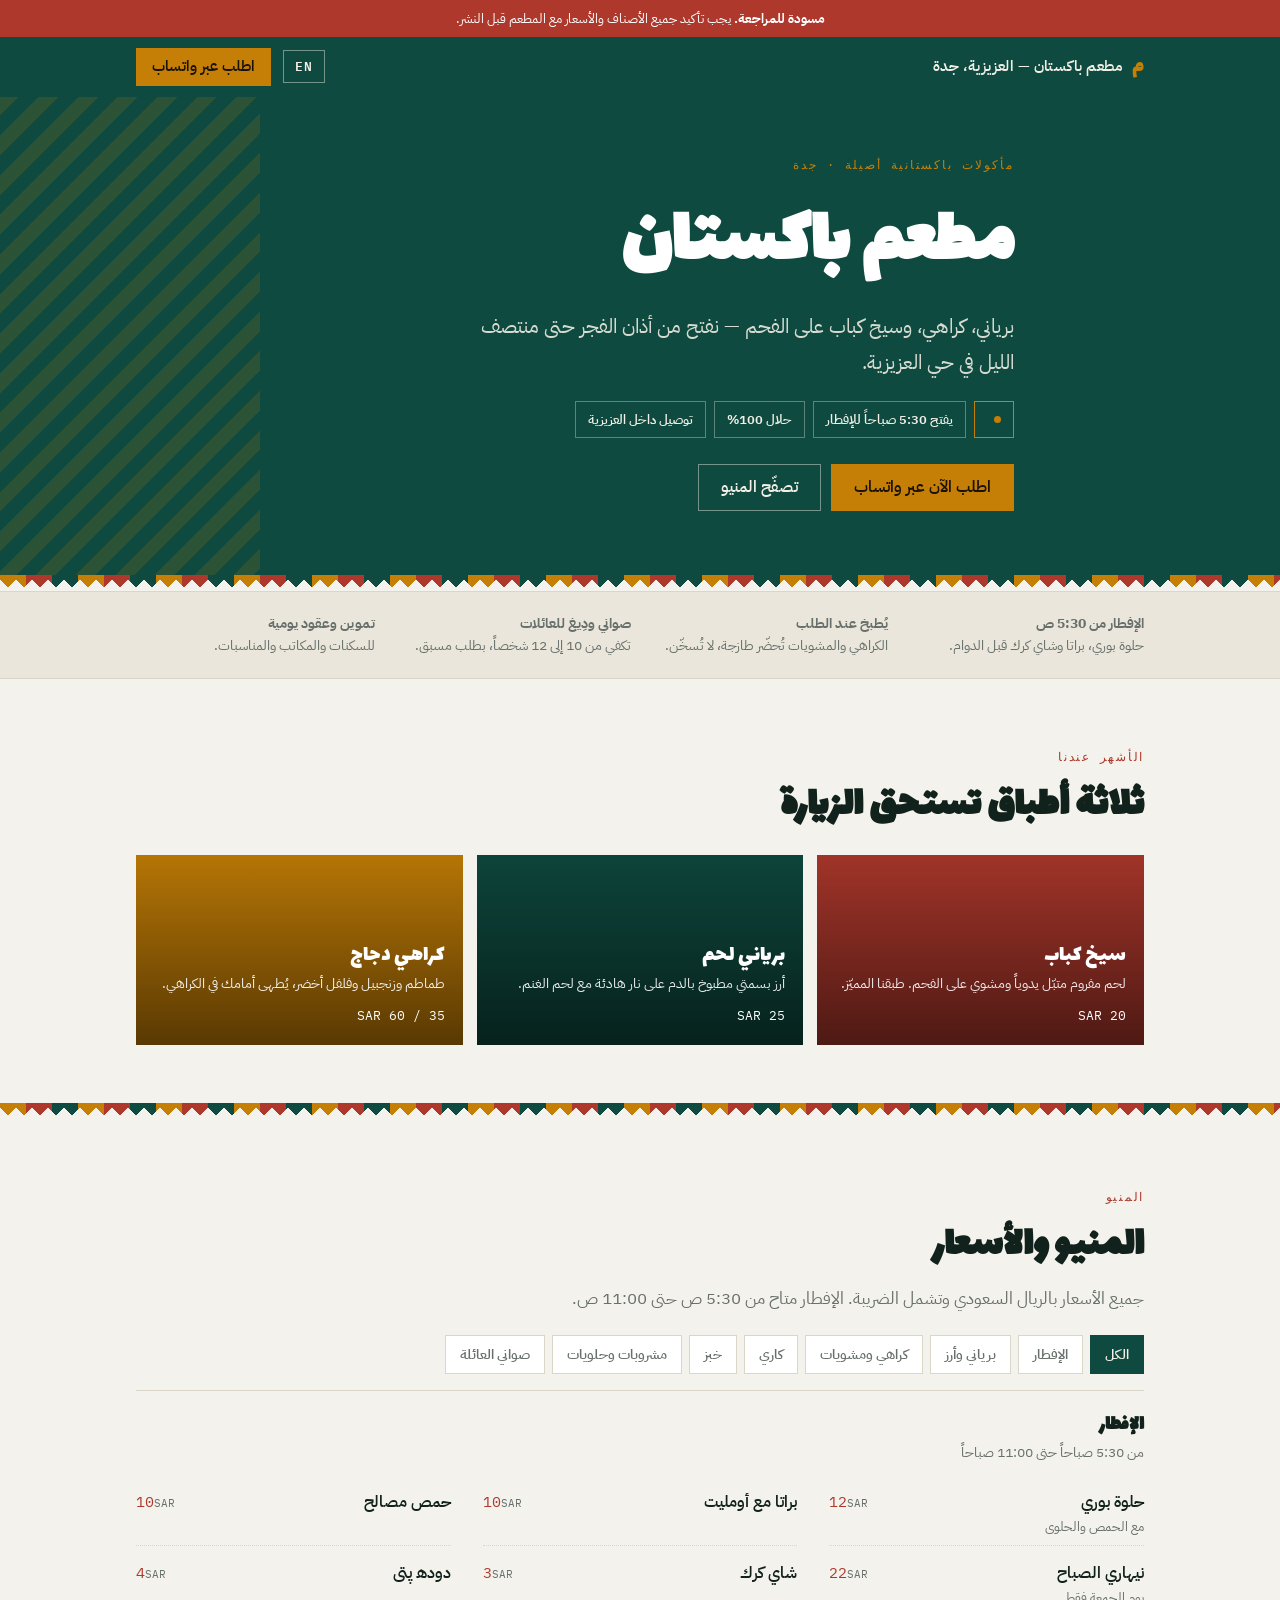
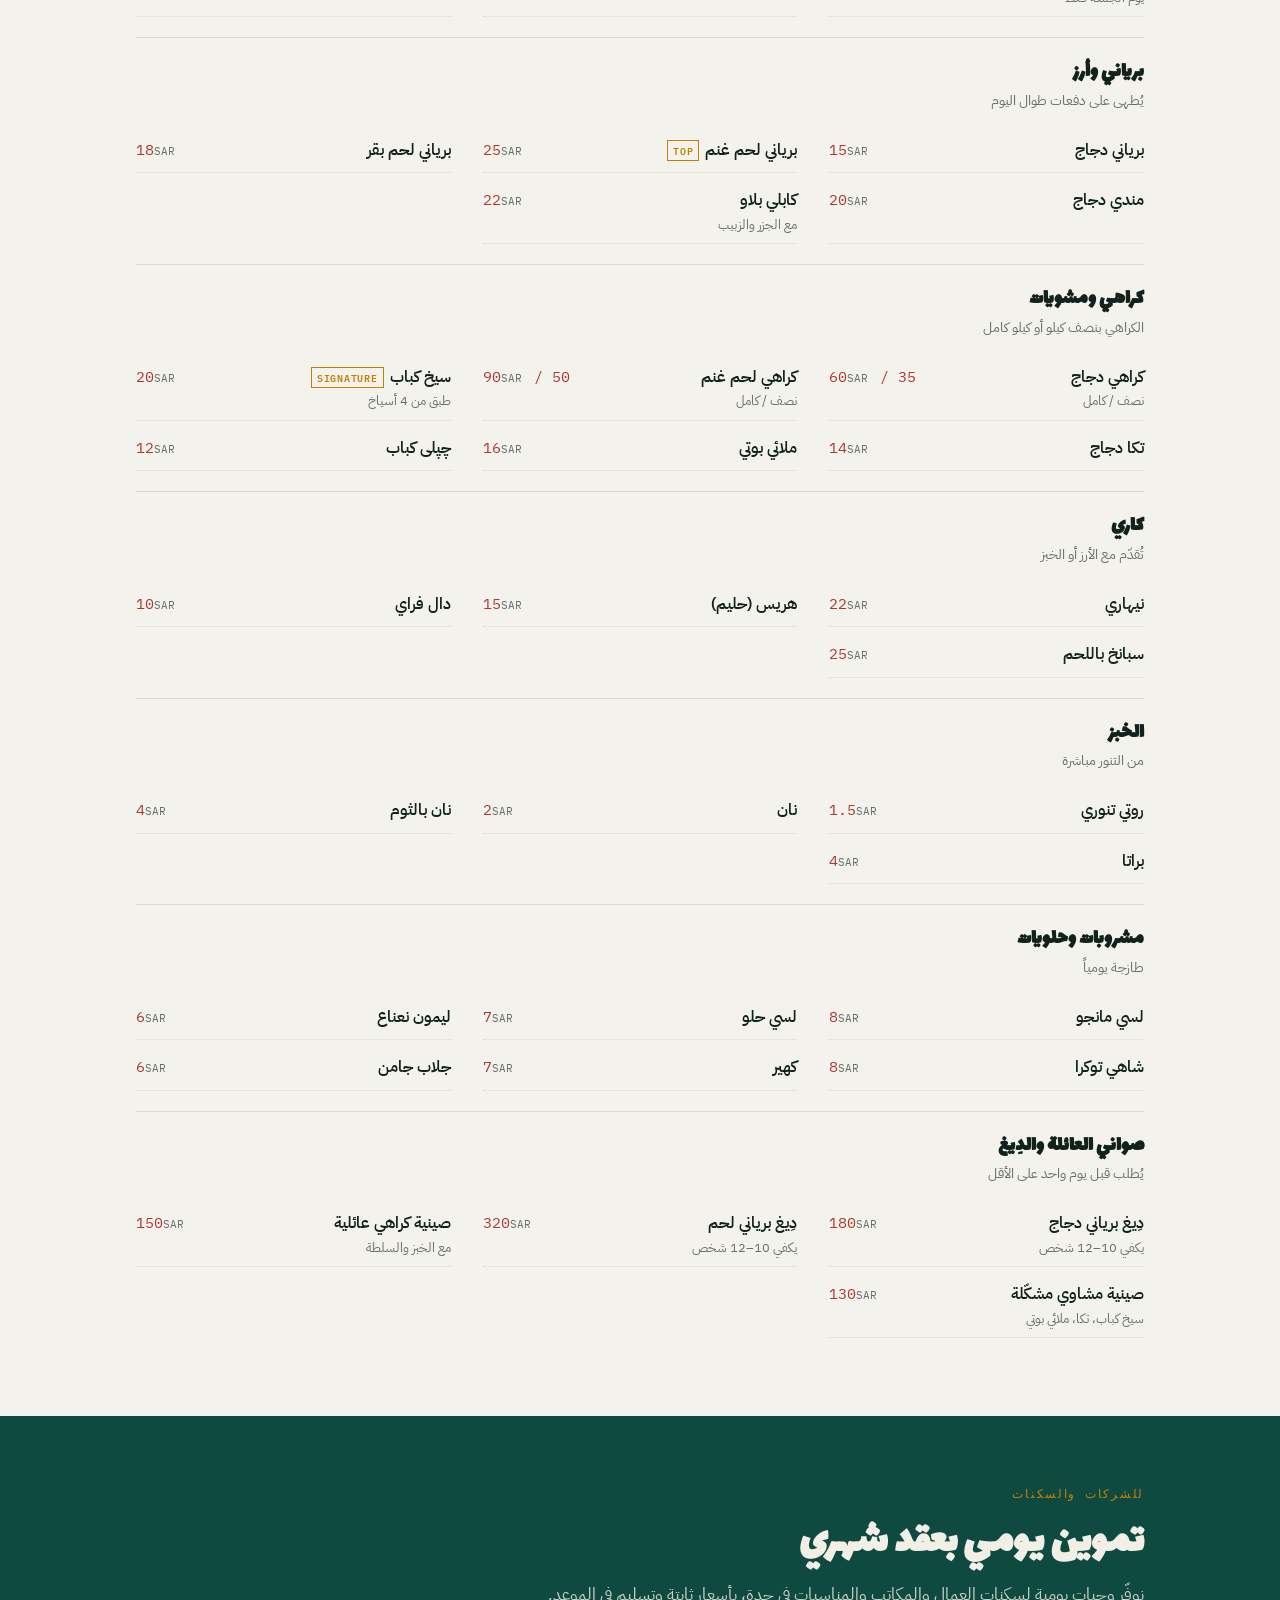
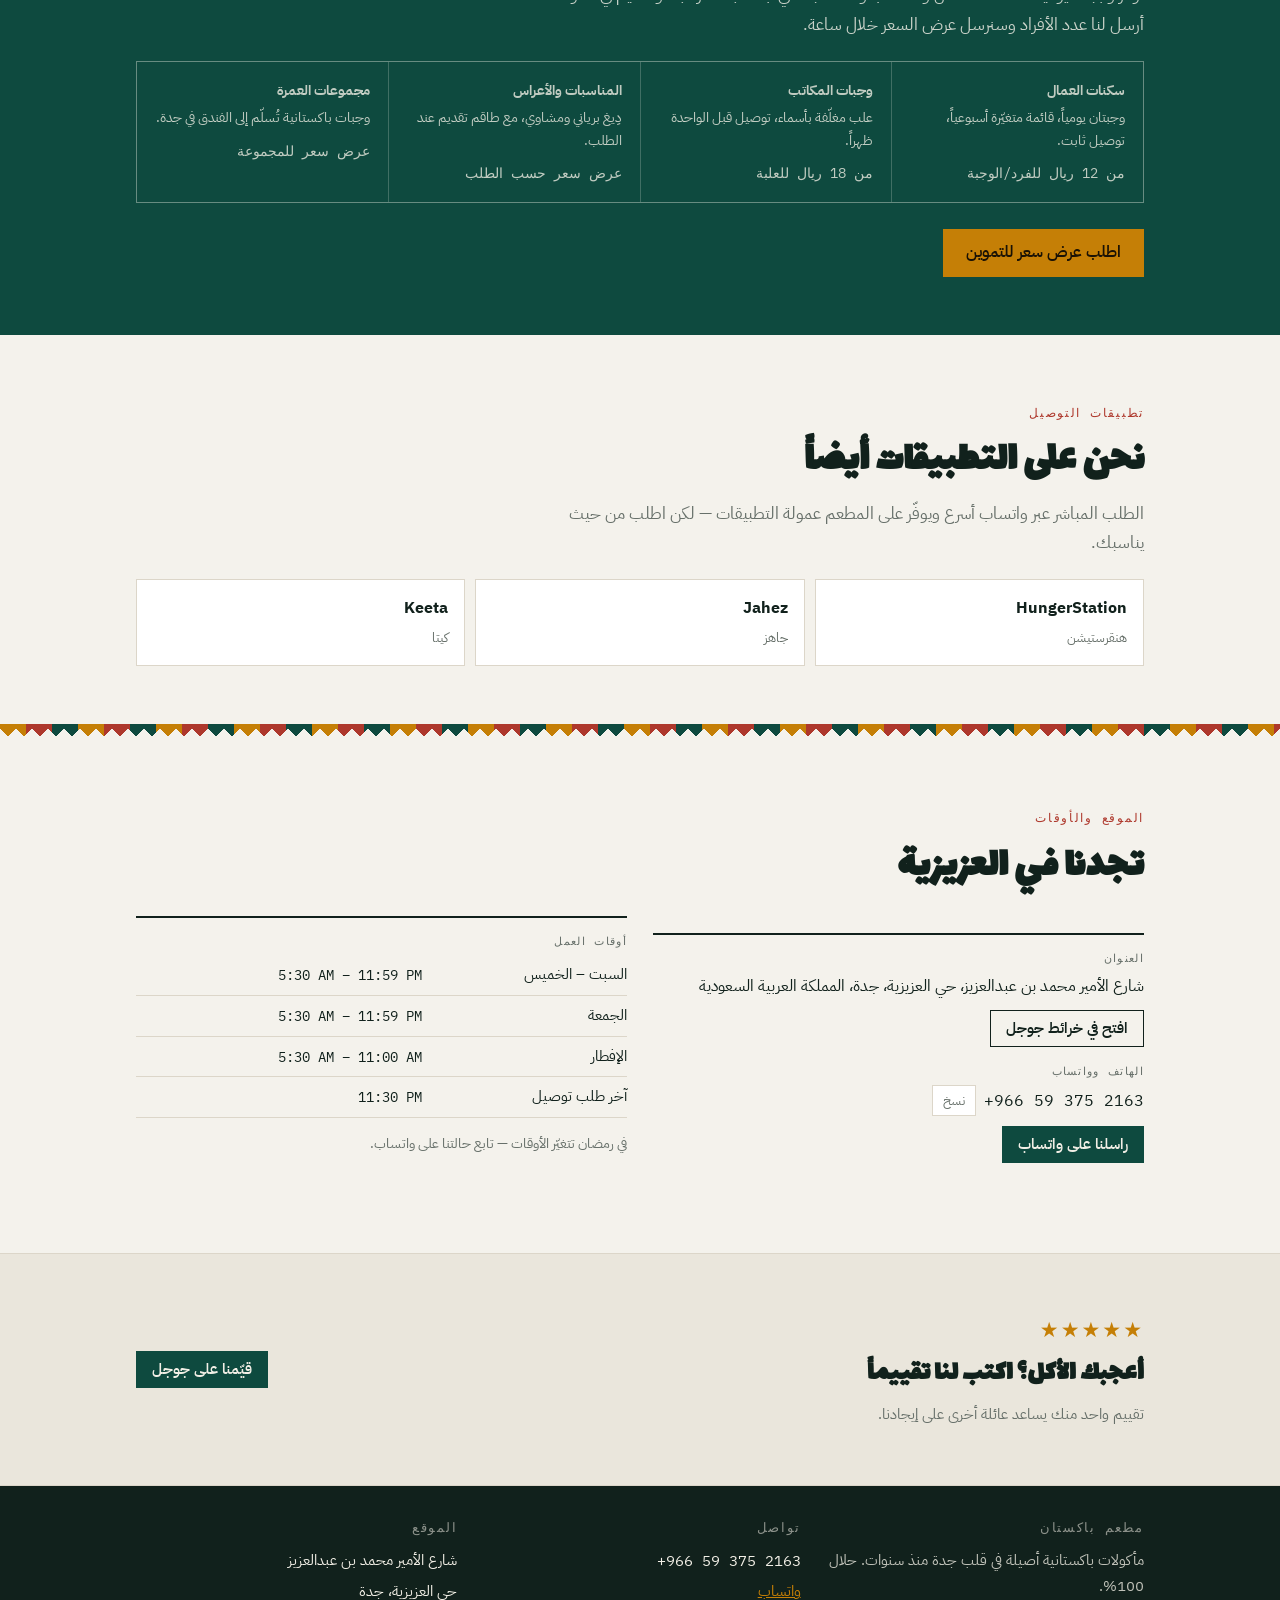
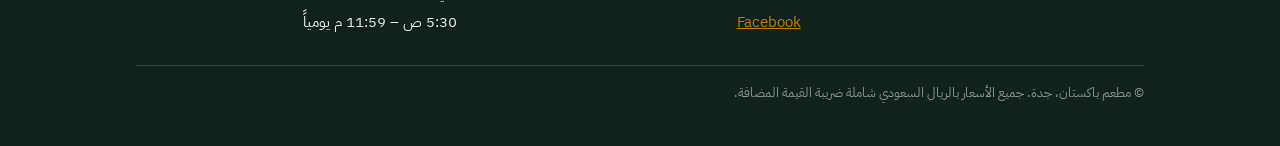
<file: docs/pakistan-restaurant/index.html>
<!doctype html>
<html lang="ar" dir="rtl">
<head>
<meta charset="utf-8">
<meta name="viewport" content="width=device-width, initial-scale=1, viewport-fit=cover">
<meta name="description" content="Bilingual ordering site for Pakistan Restaurant, Aziziyah, Jeddah.">
<style>
:root{color-scheme:light;padding-top:env(safe-area-inset-top,0px);padding-bottom:env(safe-area-inset-bottom,0px)}
body{margin:0;font:14px system-ui,-apple-system,"Segoe UI",sans-serif}
img{max-width:100%}
[hidden]{display:none!important}
</style>
<title>Pakistan Restaurant Jeddah</title>
<link rel="stylesheet" href="https://fonts.googleapis.com/css2?family=Rozha+One&family=Lalezar&family=IBM+Plex+Sans+Arabic:wght@400;500;600;700&family=IBM+Plex+Mono:wght@500&display=swap">
<style>
/* Layout: Arabic-first RTL page built on logical properties. Truck-art fringe strips separate the acts; menu is a priced two-column list, never a photo grid, so it works before the photography exists. */
:root{
  --bg:#F4F2EC; --surface:#FFFFFF; --slab:#EAE6DC;
  --ink:#11211C; --muted:#67706A; --line:#DCD6C9;
  --teal:#0E4A3F; --marigold:#C57F06; --chili:#AE382C;
  --on-dark:#F2EFE6;
  --f-dis-en:"Rozha One",Georgia,"Times New Roman",serif;
  --f-dis-ar:"Lalezar","Tajawal",system-ui,sans-serif;
  --f-body:"IBM Plex Sans Arabic",system-ui,-apple-system,"Segoe UI",sans-serif;
  --f-data:"IBM Plex Mono",ui-monospace,Menlo,monospace;
  --lh:1.78;
  direction:rtl;
}
:root[data-lang="en"]{direction:ltr;--lh:1.6}
@media (prefers-color-scheme:dark){:root:not([data-theme="light"]){
  --bg:#0E1412; --surface:#17201C; --slab:#1E2823;
  --ink:#EDEBE2; --muted:#9BA298; --line:#28342E;
  --teal:#4FBFA4; --marigold:#E7AC49; --chili:#E08073;
  --on-dark:#F2EFE6;
  color-scheme:dark;
}}
:root[data-theme="dark"]{
  --bg:#0E1412; --surface:#17201C; --slab:#1E2823;
  --ink:#EDEBE2; --muted:#9BA298; --line:#28342E;
  --teal:#4FBFA4; --marigold:#E7AC49; --chili:#E08073;
  --on-dark:#F2EFE6;
  color-scheme:dark;
}
*{box-sizing:border-box}
body{background:var(--bg);color:var(--ink);font-family:var(--f-body);font-size:16.5px;line-height:var(--lh);-webkit-font-smoothing:antialiased}
body::before{content:"";position:fixed;inset:0 0 auto;height:env(safe-area-inset-top,0px);background:var(--teal);z-index:60}
.wrap{max-width:1040px;margin-inline:auto;padding-inline:max(16px,env(safe-area-inset-left,0px)) max(16px,env(safe-area-inset-right,0px))}
:root[data-lang="en"] .ar{display:none!important}
:root:not([data-lang="en"]) .en{display:none!important}
h1,h2,h3{margin:0;line-height:1.14;text-wrap:balance}
.dis{font-family:var(--f-dis-en)}
.ar .dis,.dis.ar{font-family:var(--f-dis-ar);line-height:1.3}
p{margin:0 0 12px}
a{color:var(--teal)}
ul{margin:0;padding:0;list-style:none}
.fringe{height:16px;
 background-image:
  linear-gradient(45deg,var(--bg) 8px,transparent 0),
  linear-gradient(-45deg,var(--bg) 8px,transparent 0),
  repeating-linear-gradient(90deg,var(--marigold) 0 26px,var(--chili) 26px 52px,var(--teal) 52px 78px);
 background-size:16px 16px,16px 16px,auto auto;
 background-position:0 100%,0 100%,0 0;
 background-repeat:repeat-x,repeat-x,repeat}
/* draft bar — REMOVE THIS ELEMENT BEFORE GOING LIVE */
#draft{background:var(--chili);color:#fff;font-size:13px;text-align:center;padding:7px 14px}
#draft b{font-weight:700}
/* header */
header.site{position:sticky;top:env(safe-area-inset-top,0px);z-index:50;background:var(--teal);color:var(--on-dark)}
header.site .bar{display:flex;align-items:center;gap:12px;padding-block:11px;flex-wrap:wrap}
.brand{display:flex;align-items:baseline;gap:9px;margin-inline-end:auto;min-width:0}
.brand .mark{font-family:var(--f-dis-ar);font-size:23px;color:var(--marigold);line-height:1}
.brand .nm{font-size:15px;font-weight:600;letter-spacing:.01em;white-space:nowrap;overflow:hidden;text-overflow:ellipsis}
.btn{display:inline-flex;align-items:center;gap:7px;font-family:var(--f-body);font-size:14.5px;font-weight:600;padding:9px 15px;border:1.5px solid transparent;cursor:pointer;text-decoration:none;background:none;line-height:1.2}
.btn-wa{background:var(--marigold);color:#1A1205;border-color:var(--marigold)}
.btn-wa:hover{filter:brightness(1.08)}
.btn-ghost{border-color:rgba(242,239,230,.45);color:var(--on-dark);background:transparent}
.btn-ghost:hover{border-color:var(--on-dark)}
.btn-solid{background:var(--teal);color:var(--on-dark);border-color:var(--teal)}
.btn-line{border-color:var(--ink);color:var(--ink)}
#lang{font-family:var(--f-data);font-size:12.5px;letter-spacing:.06em;padding:8px 11px}
/* hero */
.hero{background:var(--teal);color:var(--on-dark);padding-block:clamp(30px,6vw,58px) clamp(34px,7vw,64px);position:relative;overflow:hidden}
.hero::after{content:"";position:absolute;inset-block:0;inset-inline-end:-80px;width:340px;
 background:repeating-linear-gradient(135deg,rgba(197,127,6,.16) 0 14px,transparent 14px 28px);pointer-events:none}
.hero .inner{position:relative;z-index:1;max-width:780px}
.kicker{font-family:var(--f-data);font-size:11.5px;letter-spacing:.17em;text-transform:uppercase;color:var(--marigold);margin-bottom:14px}
.hero h1{font-size:clamp(38px,9vw,78px);color:#fff}
.hero h1 .ar.dis{letter-spacing:0}
.hero .tag{font-size:clamp(16px,2.4vw,20px);color:rgba(242,239,230,.88);margin-top:14px;max-width:46ch}
.chips{display:flex;flex-wrap:wrap;gap:8px;margin-top:20px}
.chip{display:inline-flex;align-items:center;gap:7px;font-size:13px;font-weight:600;padding:6px 12px;border:1px solid rgba(242,239,230,.35);color:var(--on-dark)}
.chip.live{border-color:var(--marigold);color:var(--marigold)}
.dot{width:7px;height:7px;border-radius:50%;background:currentColor;flex:none}
.cta{display:flex;flex-wrap:wrap;gap:10px;margin-top:26px}
.cta .btn{padding:13px 22px;font-size:16px}
/* value strip */
.values{background:var(--slab);border-block:1px solid var(--line)}
.values ul{display:grid;grid-template-columns:repeat(auto-fit,minmax(170px,1fr));gap:18px;padding-block:22px}
.values li{min-width:0}
.values b{display:block;font-size:15px;margin-bottom:2px}
.values span{font-size:13.5px;color:var(--muted);line-height:1.5;display:block}
/* sections */
section{padding-block:clamp(34px,6vw,58px)}
.shead{margin-bottom:22px}
.shead .eye{font-family:var(--f-data);font-size:11.5px;letter-spacing:.15em;text-transform:uppercase;color:var(--chili);margin-bottom:8px}
.shead h2{font-size:clamp(27px,5vw,42px)}
.shead p{color:var(--muted);max-width:60ch;margin-top:10px;margin-bottom:0}
/* signature tiles */
.tiles{display:grid;grid-template-columns:repeat(auto-fit,minmax(215px,1fr));gap:14px}
/* To use a real photo on a tile: add background-image:url('seekh.jpg');background-size:cover;background-position:center; and keep the ::before scrim. */
.tile{position:relative;min-height:190px;display:flex;flex-direction:column;justify-content:flex-end;padding:18px;color:#fff;overflow:hidden;min-width:0}
.tile::before{content:"";position:absolute;inset:0;background:linear-gradient(to top,rgba(0,0,0,.55),rgba(0,0,0,.08))}
.tile>*{position:relative;z-index:1}
.t1{background:var(--chili)}
.t2{background:var(--teal)}
.t3{background:var(--marigold)}
.tile .nm{font-size:23px;font-family:var(--f-dis-en);line-height:1.1}
.ar .tile .nm,.tile .nm.ar{font-family:var(--f-dis-ar)}
.tile .ds{font-size:13.5px;line-height:1.55;color:rgba(255,255,255,.9);margin-top:6px}
.tile .pr{font-family:var(--f-data);font-size:13px;margin-top:9px;color:#fff}
/* menu */
.tabs{display:flex;gap:7px;overflow-x:auto;padding-bottom:10px;margin-bottom:6px;scrollbar-width:thin}
.tab{flex:none;font-size:14px;font-weight:600;padding:8px 14px;border:1.5px solid var(--line);background:var(--surface);color:var(--muted);cursor:pointer;font-family:var(--f-body)}
.tab[aria-selected="true"]{background:var(--teal);border-color:var(--teal);color:var(--on-dark)}
.cat{border-top:1px solid var(--line);padding-block:20px}
.cat h3{font-size:21px;margin-bottom:3px}
.cat .ct{font-size:13.5px;color:var(--muted);margin-bottom:14px}
.items{display:grid;grid-template-columns:repeat(auto-fit,minmax(290px,1fr));gap:4px 32px}
.item{display:flex;align-items:baseline;gap:10px;padding-block:9px;border-bottom:1px dotted var(--line);min-width:0}
.item .nm{font-weight:600;font-size:15.5px;min-width:0}
.item .nm small{display:block;font-weight:400;font-size:13px;color:var(--muted);line-height:1.5;margin-top:1px}
.item .ln{flex:1 1 auto;min-width:10px}
.item .pr{font-family:var(--f-data);font-size:14.5px;font-variant-numeric:tabular-nums;white-space:nowrap;color:var(--chili)}
.sar{font-size:11px;color:var(--muted);margin-inline-start:3px}
.badge{display:inline-block;font-family:var(--f-data);font-size:9.5px;letter-spacing:.08em;text-transform:uppercase;border:1px solid var(--marigold);color:var(--marigold);padding:1px 5px;margin-inline-start:6px;vertical-align:middle}
/* catering */
.cater{background:var(--teal);color:var(--on-dark)}
.cater .shead .eye{color:var(--marigold)}
.cater .shead p{color:rgba(242,239,230,.82)}
.cater .grid{display:grid;grid-template-columns:repeat(auto-fit,minmax(230px,1fr));gap:1px;background:rgba(242,239,230,.22);border:1px solid rgba(242,239,230,.22);margin-top:4px}
.cater .cell{background:var(--teal);padding:18px;min-width:0}
.cater .cell b{display:block;font-size:17px;margin-bottom:5px}
.cater .cell span{font-size:14px;color:rgba(242,239,230,.78);display:block;line-height:1.6}
.cater .cell .pr{font-family:var(--f-data);font-size:14px;color:var(--marigold);margin-top:10px;display:block}
/* partners */
.partners{display:flex;flex-wrap:wrap;gap:10px;margin-top:4px}
.partner{flex:1 1 180px;border:1.5px solid var(--line);background:var(--surface);padding:14px 16px;text-decoration:none;color:var(--ink);min-width:0}
.partner b{display:block;font-size:15.5px}
.partner span{font-size:12.5px;color:var(--muted)}
/* find us */
.find{display:grid;grid-template-columns:repeat(auto-fit,minmax(260px,1fr));gap:26px}
.kv{border-top:2px solid var(--ink);padding-top:14px}
.kv dt{font-family:var(--f-data);font-size:11px;letter-spacing:.12em;text-transform:uppercase;color:var(--muted);margin-bottom:3px}
.kv dd{margin:0 0 15px;font-size:16px}
.copyrow{display:flex;align-items:center;gap:8px;flex-wrap:wrap}
.num{font-family:var(--f-data);font-variant-numeric:tabular-nums;direction:ltr;unicode-bidi:embed}
.mini{font-size:12.5px;padding:5px 10px;border:1.5px solid var(--line);background:var(--surface);color:var(--muted);cursor:pointer;font-family:var(--f-body)}
.hours-tbl{width:100%;border-collapse:collapse;font-size:14.5px}
.hours-tbl td{padding:7px 0;border-bottom:1px solid var(--line)}
.hours-tbl td:last-child{text-align:end;font-family:var(--f-data);font-size:13.5px;direction:ltr;unicode-bidi:embed}
/* review */
.review{background:var(--slab);border-block:1px solid var(--line)}
.review .in{display:flex;flex-wrap:wrap;gap:16px;align-items:center;justify-content:space-between}
.stars{color:var(--marigold);font-size:21px;letter-spacing:2px}
/* footer */
footer.site{background:var(--ink);color:var(--on-dark);padding-block:30px}
footer.site a{color:var(--marigold)}
footer.site .cols{display:grid;grid-template-columns:repeat(auto-fit,minmax(200px,1fr));gap:22px}
footer.site h4{font-size:13px;font-family:var(--f-data);letter-spacing:.12em;text-transform:uppercase;color:rgba(242,239,230,.55);margin:0 0 9px;font-weight:500}
footer.site li{font-size:14.5px;margin-bottom:5px}
footer.site .fine{margin-top:24px;padding-top:16px;border-top:1px solid rgba(242,239,230,.18);font-size:12.5px;color:rgba(242,239,230,.55)}
/* sticky mobile order bar */
#sticky{position:fixed;inset-inline:0;bottom:0;z-index:55;display:none;
  padding:10px max(14px,env(safe-area-inset-right,0px)) calc(10px + env(safe-area-inset-bottom,0px)) max(14px,env(safe-area-inset-left,0px));
  background:color-mix(in srgb,var(--bg) 92%,transparent);border-top:1px solid var(--line);backdrop-filter:blur(8px)}
#sticky .btn{width:100%;justify-content:center;padding:14px}
@media (max-width:720px){#sticky{display:block} body{padding-bottom:74px}}
:focus-visible{outline:2.5px solid var(--marigold);outline-offset:2px}
@media (prefers-reduced-motion:reduce){*{animation:none!important;transition:none!important}}
@media (max-width:420px){
  .hero .cta .btn{flex:1 1 100%;justify-content:center}
  .items{grid-template-columns:1fr}
}
</style>
</head>
<body>


<!-- REMOVE THIS BAR BEFORE GOING LIVE -->
<div id="draft">
  <span class="ar"><b>مسودة للمراجعة.</b> يجب تأكيد جميع الأصناف والأسعار مع المطعم قبل النشر.</span>
  <span class="en"><b>Draft for review.</b> All menu items and prices must be confirmed with the restaurant before this goes live.</span>
</div>

<header class="site">
  <div class="wrap bar">
    <div class="brand">
      <span class="mark">م</span>
      <span class="nm ar">مطعم باكستان &mdash; العزيزية، جدة</span>
      <span class="nm en">Pakistan Restaurant &mdash; Aziziyah, Jeddah</span>
    </div>
    <button id="lang" class="btn btn-ghost" type="button"><span class="ar">EN</span><span class="en">عربي</span></button>
    <a class="btn btn-wa" id="hdr-order" href="https://wa.me/966593752163">
      <span class="ar">اطلب عبر واتساب</span><span class="en">Order on WhatsApp</span>
    </a>
  </div>
</header>

<div class="hero">
  <div class="wrap inner">
    <p class="kicker"><span class="ar">مأكولات باكستانية أصيلة &middot; جدة</span><span class="en">Authentic Pakistani Kitchen &middot; Jeddah</span></p>
    <h1><span class="ar dis">مطعم باكستان</span><span class="en dis">Pakistan Restaurant</span></h1>
    <p class="tag">
      <span class="ar">برياني، كراهي، وسيخ كباب على الفحم &mdash; نفتح من أذان الفجر حتى منتصف الليل في حي العزيزية.</span>
      <span class="en">Biryani, karahi and charcoal seekh kebab &mdash; open from before sunrise until midnight in Aziziyah.</span>
    </p>
    <div class="chips">
      <span class="chip live" id="openchip"><span class="dot"></span><span id="openlbl"></span></span>
      <span class="chip"><span class="ar">يفتح 5:30 صباحاً للإفطار</span><span class="en">Breakfast from 5:30 AM</span></span>
      <span class="chip"><span class="ar">حلال 100%</span><span class="en">100% Halal</span></span>
      <span class="chip"><span class="ar">توصيل داخل العزيزية</span><span class="en">Delivery across Aziziyah</span></span>
    </div>
    <div class="cta">
      <a class="btn btn-wa" id="hero-order" href="https://wa.me/966593752163">
        <span class="ar">اطلب الآن عبر واتساب</span><span class="en">Order now on WhatsApp</span>
      </a>
      <a class="btn btn-ghost" href="#menu"><span class="ar">تصفّح المنيو</span><span class="en">See the menu</span></a>
    </div>
  </div>
</div>
<div class="fringe"></div>

<div class="values">
  <div class="wrap">
    <ul>
      <li><b><span class="ar">الإفطار من 5:30 ص</span><span class="en">Open at 5:30 AM</span></b><span class="ar">حلوة بوري، براتا وشاي كرك قبل الدوام.</span><span class="en">Halwa puri, paratha and karak chai before your shift.</span></li>
      <li><b><span class="ar">يُطبخ عند الطلب</span><span class="en">Cooked to order</span></b><span class="ar">الكراهي والمشويات تُحضّر طازجة، لا تُسخّن.</span><span class="en">Karahi and grills made fresh, never reheated.</span></li>
      <li><b><span class="ar">صواني ودِيغ للعائلات</span><span class="en">Family trays &amp; deg</span></b><span class="ar">تكفي من 10 إلى 12 شخصاً، بطلب مسبق.</span><span class="en">Serves 10&ndash;12, ordered a day ahead.</span></li>
      <li><b><span class="ar">تموين وعقود يومية</span><span class="en">Daily catering contracts</span></b><span class="ar">للسكنات والمكاتب والمناسبات.</span><span class="en">For accommodations, offices and events.</span></li>
    </ul>
  </div>
</div>

<section class="wrap">
  <div class="shead">
    <p class="eye"><span class="ar">الأشهر عندنا</span><span class="en">What we are known for</span></p>
    <h2><span class="ar dis">ثلاثة أطباق تستحق الزيارة</span><span class="en dis">Three reasons people come back</span></h2>
  </div>
  <div class="tiles">
    <div class="tile t1">
      <span class="nm ar">سيخ كباب</span><span class="nm en">Seekh Kebab</span>
      <span class="ds ar">لحم مفروم متبّل يدوياً ومشوي على الفحم. طبقنا المميّز.</span>
      <span class="ds en">Hand-spiced minced meat, charcoal grilled. Our signature.</span>
      <span class="pr">20 SAR</span>
    </div>
    <div class="tile t2">
      <span class="nm ar">برياني لحم</span><span class="nm en">Mutton Biryani</span>
      <span class="ds ar">أرز بسمتي مطبوخ بالدم على نار هادئة مع لحم الغنم.</span>
      <span class="ds en">Basmati sealed and slow-cooked over mutton on the bone.</span>
      <span class="pr">25 SAR</span>
    </div>
    <div class="tile t3">
      <span class="nm ar">كراهي دجاج</span><span class="nm en">Chicken Karahi</span>
      <span class="ds ar">طماطم وزنجبيل وفلفل أخضر، يُطهى أمامك في الكراهي.</span>
      <span class="ds en">Tomato, ginger and green chilli, finished in the karahi.</span>
      <span class="pr">35 / 60 SAR</span>
    </div>
  </div>
</section>

<div class="fringe"></div>

<section class="wrap" id="menu">
  <div class="shead">
    <p class="eye"><span class="ar">المنيو</span><span class="en">The menu</span></p>
    <h2><span class="ar dis">المنيو والأسعار</span><span class="en dis">Menu &amp; prices</span></h2>
    <p><span class="ar">جميع الأسعار بالريال السعودي وتشمل الضريبة. الإفطار متاح من 5:30 ص حتى 11:00 ص.</span><span class="en">All prices in Saudi riyals, VAT included. Breakfast is served 5:30 AM to 11:00 AM.</span></p>
  </div>

  <div class="tabs" role="tablist">
    <button class="tab" role="tab" aria-selected="true" data-cat="all"><span class="ar">الكل</span><span class="en">All</span></button>
    <button class="tab" role="tab" aria-selected="false" data-cat="brk"><span class="ar">الإفطار</span><span class="en">Breakfast</span></button>
    <button class="tab" role="tab" aria-selected="false" data-cat="bir"><span class="ar">برياني وأرز</span><span class="en">Biryani &amp; Rice</span></button>
    <button class="tab" role="tab" aria-selected="false" data-cat="grl"><span class="ar">كراهي ومشويات</span><span class="en">Karahi &amp; Grill</span></button>
    <button class="tab" role="tab" aria-selected="false" data-cat="cur"><span class="ar">كاري</span><span class="en">Curries</span></button>
    <button class="tab" role="tab" aria-selected="false" data-cat="brd"><span class="ar">خبز</span><span class="en">Breads</span></button>
    <button class="tab" role="tab" aria-selected="false" data-cat="drk"><span class="ar">مشروبات وحلويات</span><span class="en">Drinks &amp; Sweets</span></button>
    <button class="tab" role="tab" aria-selected="false" data-cat="deg"><span class="ar">صواني العائلة</span><span class="en">Family Trays</span></button>
  </div>

  <div class="cat" data-cat="brk">
    <h3><span class="ar dis">الإفطار</span><span class="en dis">Breakfast</span></h3>
    <p class="ct"><span class="ar">من 5:30 صباحاً حتى 11:00 صباحاً</span><span class="en">Served 5:30 AM &ndash; 11:00 AM</span></p>
    <div class="items">
      <div class="item"><span class="nm"><span class="ar">حلوة بوري</span><span class="en">Halwa Puri</span><small><span class="ar">مع الحمص والحلوى</span><span class="en">With chana and sweet halwa</span></small></span><span class="ln"></span><span class="pr">12<span class="sar">SAR</span></span></div>
      <div class="item"><span class="nm"><span class="ar">براتا مع أومليت</span><span class="en">Paratha &amp; Omelette</span></span><span class="ln"></span><span class="pr">10<span class="sar">SAR</span></span></div>
      <div class="item"><span class="nm"><span class="ar">حمص مصالح</span><span class="en">Chana Masala</span></span><span class="ln"></span><span class="pr">10<span class="sar">SAR</span></span></div>
      <div class="item"><span class="nm"><span class="ar">نيهاري الصباح</span><span class="en">Morning Nihari</span><small><span class="ar">يوم الجمعة فقط</span><span class="en">Fridays only</span></small></span><span class="ln"></span><span class="pr">22<span class="sar">SAR</span></span></div>
      <div class="item"><span class="nm"><span class="ar">شاي كرك</span><span class="en">Karak Chai</span></span><span class="ln"></span><span class="pr">3<span class="sar">SAR</span></span></div>
      <div class="item"><span class="nm"><span class="ar">دودھ پتی</span><span class="en">Doodh Patti</span></span><span class="ln"></span><span class="pr">4<span class="sar">SAR</span></span></div>
    </div>
  </div>

  <div class="cat" data-cat="bir">
    <h3><span class="ar dis">برياني وأرز</span><span class="en dis">Biryani &amp; Rice</span></h3>
    <p class="ct"><span class="ar">يُطهى على دفعات طوال اليوم</span><span class="en">Cooked in batches through the day</span></p>
    <div class="items">
      <div class="item"><span class="nm"><span class="ar">برياني دجاج</span><span class="en">Chicken Biryani</span></span><span class="ln"></span><span class="pr">15<span class="sar">SAR</span></span></div>
      <div class="item"><span class="nm"><span class="ar">برياني لحم غنم</span><span class="en">Mutton Biryani</span><span class="badge">top</span></span><span class="ln"></span><span class="pr">25<span class="sar">SAR</span></span></div>
      <div class="item"><span class="nm"><span class="ar">برياني لحم بقر</span><span class="en">Beef Biryani</span></span><span class="ln"></span><span class="pr">18<span class="sar">SAR</span></span></div>
      <div class="item"><span class="nm"><span class="ar">مندي دجاج</span><span class="en">Chicken Mandi</span></span><span class="ln"></span><span class="pr">20<span class="sar">SAR</span></span></div>
      <div class="item"><span class="nm"><span class="ar">كابلي بلاو</span><span class="en">Kabuli Pulao</span><small><span class="ar">مع الجزر والزبيب</span><span class="en">With carrot and raisin</span></small></span><span class="ln"></span><span class="pr">22<span class="sar">SAR</span></span></div>
    </div>
  </div>

  <div class="cat" data-cat="grl">
    <h3><span class="ar dis">كراهي ومشويات</span><span class="en dis">Karahi &amp; Grill</span></h3>
    <p class="ct"><span class="ar">الكراهي بنصف كيلو أو كيلو كامل</span><span class="en">Karahi by half or full kilo</span></p>
    <div class="items">
      <div class="item"><span class="nm"><span class="ar">كراهي دجاج</span><span class="en">Chicken Karahi</span><small><span class="ar">نصف / كامل</span><span class="en">Half / Full</span></small></span><span class="ln"></span><span class="pr">35 / 60<span class="sar">SAR</span></span></div>
      <div class="item"><span class="nm"><span class="ar">كراهي لحم غنم</span><span class="en">Mutton Karahi</span><small><span class="ar">نصف / كامل</span><span class="en">Half / Full</span></small></span><span class="ln"></span><span class="pr">50 / 90<span class="sar">SAR</span></span></div>
      <div class="item"><span class="nm"><span class="ar">سيخ كباب</span><span class="en">Seekh Kebab</span><span class="badge">signature</span><small><span class="ar">طبق من 4 أسياخ</span><span class="en">Plate of four skewers</span></small></span><span class="ln"></span><span class="pr">20<span class="sar">SAR</span></span></div>
      <div class="item"><span class="nm"><span class="ar">تكا دجاج</span><span class="en">Chicken Tikka</span></span><span class="ln"></span><span class="pr">14<span class="sar">SAR</span></span></div>
      <div class="item"><span class="nm"><span class="ar">ملائي بوتي</span><span class="en">Malai Boti</span></span><span class="ln"></span><span class="pr">16<span class="sar">SAR</span></span></div>
      <div class="item"><span class="nm"><span class="ar">چپلی کباب</span><span class="en">Chapli Kebab</span></span><span class="ln"></span><span class="pr">12<span class="sar">SAR</span></span></div>
    </div>
  </div>

  <div class="cat" data-cat="cur">
    <h3><span class="ar dis">كاري</span><span class="en dis">Curries</span></h3>
    <p class="ct"><span class="ar">تُقدّم مع الأرز أو الخبز</span><span class="en">Served with rice or bread</span></p>
    <div class="items">
      <div class="item"><span class="nm"><span class="ar">نيهاري</span><span class="en">Nihari</span></span><span class="ln"></span><span class="pr">22<span class="sar">SAR</span></span></div>
      <div class="item"><span class="nm"><span class="ar">هريس (حليم)</span><span class="en">Haleem</span></span><span class="ln"></span><span class="pr">15<span class="sar">SAR</span></span></div>
      <div class="item"><span class="nm"><span class="ar">دال فراي</span><span class="en">Daal Fry</span></span><span class="ln"></span><span class="pr">10<span class="sar">SAR</span></span></div>
      <div class="item"><span class="nm"><span class="ar">سبانخ باللحم</span><span class="en">Palak Gosht</span></span><span class="ln"></span><span class="pr">25<span class="sar">SAR</span></span></div>
    </div>
  </div>

  <div class="cat" data-cat="brd">
    <h3><span class="ar dis">الخبز</span><span class="en dis">Breads</span></h3>
    <p class="ct"><span class="ar">من التنور مباشرة</span><span class="en">Straight from the tandoor</span></p>
    <div class="items">
      <div class="item"><span class="nm"><span class="ar">روتي تنوري</span><span class="en">Tandoori Roti</span></span><span class="ln"></span><span class="pr">1.5<span class="sar">SAR</span></span></div>
      <div class="item"><span class="nm"><span class="ar">نان</span><span class="en">Naan</span></span><span class="ln"></span><span class="pr">2<span class="sar">SAR</span></span></div>
      <div class="item"><span class="nm"><span class="ar">نان بالثوم</span><span class="en">Garlic Naan</span></span><span class="ln"></span><span class="pr">4<span class="sar">SAR</span></span></div>
      <div class="item"><span class="nm"><span class="ar">براتا</span><span class="en">Paratha</span></span><span class="ln"></span><span class="pr">4<span class="sar">SAR</span></span></div>
    </div>
  </div>

  <div class="cat" data-cat="drk">
    <h3><span class="ar dis">مشروبات وحلويات</span><span class="en dis">Drinks &amp; Sweets</span></h3>
    <p class="ct"><span class="ar">طازجة يومياً</span><span class="en">Made fresh daily</span></p>
    <div class="items">
      <div class="item"><span class="nm"><span class="ar">لسي مانجو</span><span class="en">Mango Lassi</span></span><span class="ln"></span><span class="pr">8<span class="sar">SAR</span></span></div>
      <div class="item"><span class="nm"><span class="ar">لسي حلو</span><span class="en">Sweet Lassi</span></span><span class="ln"></span><span class="pr">7<span class="sar">SAR</span></span></div>
      <div class="item"><span class="nm"><span class="ar">ليمون نعناع</span><span class="en">Nimbu Pani</span></span><span class="ln"></span><span class="pr">6<span class="sar">SAR</span></span></div>
      <div class="item"><span class="nm"><span class="ar">شاهي توكرا</span><span class="en">Shahi Tukray</span></span><span class="ln"></span><span class="pr">8<span class="sar">SAR</span></span></div>
      <div class="item"><span class="nm"><span class="ar">كھیر</span><span class="en">Kheer</span></span><span class="ln"></span><span class="pr">7<span class="sar">SAR</span></span></div>
      <div class="item"><span class="nm"><span class="ar">جلاب جامن</span><span class="en">Gulab Jamun</span></span><span class="ln"></span><span class="pr">6<span class="sar">SAR</span></span></div>
    </div>
  </div>

  <div class="cat" data-cat="deg">
    <h3><span class="ar dis">صواني العائلة والدِيغ</span><span class="en dis">Family Trays &amp; Deg</span></h3>
    <p class="ct"><span class="ar">يُطلب قبل يوم واحد على الأقل</span><span class="en">Order at least one day ahead</span></p>
    <div class="items">
      <div class="item"><span class="nm"><span class="ar">دِيغ برياني دجاج</span><span class="en">Chicken Biryani Deg</span><small><span class="ar">يكفي 10&ndash;12 شخص</span><span class="en">Serves 10&ndash;12</span></small></span><span class="ln"></span><span class="pr">180<span class="sar">SAR</span></span></div>
      <div class="item"><span class="nm"><span class="ar">دِيغ برياني لحم</span><span class="en">Mutton Biryani Deg</span><small><span class="ar">يكفي 10&ndash;12 شخص</span><span class="en">Serves 10&ndash;12</span></small></span><span class="ln"></span><span class="pr">320<span class="sar">SAR</span></span></div>
      <div class="item"><span class="nm"><span class="ar">صينية كراهي عائلية</span><span class="en">Family Karahi Platter</span><small><span class="ar">مع الخبز والسلطة</span><span class="en">With bread and salad</span></small></span><span class="ln"></span><span class="pr">150<span class="sar">SAR</span></span></div>
      <div class="item"><span class="nm"><span class="ar">صينية مشاوي مشكّلة</span><span class="en">Mixed Grill Platter</span><small><span class="ar">سيخ كباب، تكا، ملائي بوتي</span><span class="en">Seekh kebab, tikka, malai boti</span></small></span><span class="ln"></span><span class="pr">130<span class="sar">SAR</span></span></div>
    </div>
  </div>
</section>

<div class="cater">
  <section class="wrap">
    <div class="shead">
      <p class="eye"><span class="ar">للشركات والسكنات</span><span class="en">For business</span></p>
      <h2><span class="ar dis">تموين يومي بعقد شهري</span><span class="en dis">Daily catering, on contract</span></h2>
      <p><span class="ar">نوفّر وجبات يومية لسكنات العمال والمكاتب والمناسبات في جدة، بأسعار ثابتة وتسليم في الموعد. أرسل لنا عدد الأفراد وسنرسل عرض السعر خلال ساعة.</span><span class="en">Fixed-price daily meals for worker accommodations, offices and events across Jeddah, delivered on schedule. Send us a headcount and we will quote within the hour.</span></p>
    </div>
    <div class="grid">
      <div class="cell"><b><span class="ar">سكنات العمال</span><span class="en">Worker accommodation</span></b><span class="ar">وجبتان يومياً، قائمة متغيّرة أسبوعياً، توصيل ثابت.</span><span class="en">Two meals daily, menu rotated weekly, fixed delivery window.</span><span class="pr"><span class="ar">من 12 ريال للفرد/الوجبة</span><span class="en">From 12 SAR per head, per meal</span></span></div>
      <div class="cell"><b><span class="ar">وجبات المكاتب</span><span class="en">Office lunch boxes</span></b><span class="ar">علب مغلّفة بأسماء، توصيل قبل الواحدة ظهراً.</span><span class="en">Sealed, labelled boxes delivered before 1 PM.</span><span class="pr"><span class="ar">من 18 ريال للعلبة</span><span class="en">From 18 SAR per box</span></span></div>
      <div class="cell"><b><span class="ar">المناسبات والأعراس</span><span class="en">Weddings &amp; events</span></b><span class="ar">دِيغ برياني ومشاوي، مع طاقم تقديم عند الطلب.</span><span class="en">Biryani deg and grills, with serving staff on request.</span><span class="pr"><span class="ar">عرض سعر حسب الطلب</span><span class="en">Quoted per event</span></span></div>
      <div class="cell"><b><span class="ar">مجموعات العمرة</span><span class="en">Umrah groups</span></b><span class="ar">وجبات باكستانية تُسلّم إلى الفندق في جدة.</span><span class="en">Pakistani meals delivered to your hotel in Jeddah.</span><span class="pr"><span class="ar">عرض سعر للمجموعة</span><span class="en">Quoted per group</span></span></div>
    </div>
    <div class="cta">
      <a class="btn btn-wa" id="cater-cta" href="https://wa.me/966593752163">
        <span class="ar">اطلب عرض سعر للتموين</span><span class="en">Request a catering quote</span>
      </a>
    </div>
  </section>
</div>

<section class="wrap">
  <div class="shead">
    <p class="eye"><span class="ar">تطبيقات التوصيل</span><span class="en">Delivery apps</span></p>
    <h2><span class="ar dis">نحن على التطبيقات أيضاً</span><span class="en dis">Also on the apps</span></h2>
    <p><span class="ar">الطلب المباشر عبر واتساب أسرع ويوفّر على المطعم عمولة التطبيقات &mdash; لكن اطلب من حيث يناسبك.</span><span class="en">Ordering direct on WhatsApp is faster and saves the kitchen the platform commission &mdash; but order wherever suits you.</span></p>
  </div>
  <div class="partners">
    <!-- Replace each href with the restaurant's real store link once the listings are live. -->
    <a class="partner" href="https://hungerstation.com/sa-en"><b>HungerStation</b><span class="ar">هنقرستيشن</span><span class="en">Order on HungerStation</span></a>
    <a class="partner" href="https://www.jahez.net/"><b>Jahez</b><span class="ar">جاهز</span><span class="en">Order on Jahez</span></a>
    <a class="partner" href="https://keeta.com/"><b>Keeta</b><span class="ar">كيتا</span><span class="en">Order on Keeta</span></a>
  </div>
</section>

<div class="fringe"></div>

<section class="wrap">
  <div class="shead">
    <p class="eye"><span class="ar">الموقع والأوقات</span><span class="en">Find us</span></p>
    <h2><span class="ar dis">تجدنا في العزيزية</span><span class="en dis">We are in Aziziyah</span></h2>
  </div>
  <div class="find">
    <dl class="kv">
      <dt><span class="ar">العنوان</span><span class="en">Address</span></dt>
      <dd>
        <span class="ar">شارع الأمير محمد بن عبدالعزيز، حي العزيزية، جدة، المملكة العربية السعودية</span>
        <span class="en">Prince Mohammed bin Abdulaziz Street, Al Aziziyah, Jeddah, Saudi Arabia</span>
        <div style="margin-top:10px"><a class="btn btn-line" href="https://www.google.com/maps/search/?api=1&amp;query=Pakistan%20Restaurant%20Prince%20Mohammed%20bin%20Abdulaziz%20Street%20Al%20Aziziyah%20Jeddah"><span class="ar">افتح في خرائط جوجل</span><span class="en">Open in Google Maps</span></a></div>
      </dd>
      <dt><span class="ar">الهاتف وواتساب</span><span class="en">Phone &amp; WhatsApp</span></dt>
      <dd>
        <div class="copyrow">
          <span class="num" id="phone">+966 59 375 2163</span>
          <button class="mini" id="copybtn" type="button"><span class="ar">نسخ</span><span class="en">Copy</span></button>
        </div>
        <div style="margin-top:10px"><a class="btn btn-solid" id="find-order" href="https://wa.me/966593752163"><span class="ar">راسلنا على واتساب</span><span class="en">Message us on WhatsApp</span></a></div>
      </dd>
    </dl>
    <div class="kv">
      <dt><span class="ar">أوقات العمل</span><span class="en">Opening hours</span></dt>
      <table class="hours-tbl">
        <tbody>
          <tr><td><span class="ar">السبت &ndash; الخميس</span><span class="en">Saturday &ndash; Thursday</span></td><td>5:30 AM &ndash; 11:59 PM</td></tr>
          <tr><td><span class="ar">الجمعة</span><span class="en">Friday</span></td><td>5:30 AM &ndash; 11:59 PM</td></tr>
          <tr><td><span class="ar">الإفطار</span><span class="en">Breakfast service</span></td><td>5:30 AM &ndash; 11:00 AM</td></tr>
          <tr><td><span class="ar">آخر طلب توصيل</span><span class="en">Last delivery order</span></td><td>11:30 PM</td></tr>
        </tbody>
      </table>
      <p style="margin-top:14px;font-size:14px;color:var(--muted)">
        <span class="ar">في رمضان تتغيّر الأوقات &mdash; تابع حالتنا على واتساب.</span>
        <span class="en">Hours change during Ramadan &mdash; check our WhatsApp status.</span>
      </p>
    </div>
  </div>
</section>

<div class="review">
  <section class="wrap in">
    <div>
      <div class="stars">&#9733;&#9733;&#9733;&#9733;&#9733;</div>
      <h2 style="font-size:clamp(21px,3.4vw,28px);margin-top:6px"><span class="ar dis">أعجبك الأكل؟ اكتب لنا تقييماً</span><span class="en dis">Enjoyed the food? Leave us a review</span></h2>
      <p style="color:var(--muted);margin:8px 0 0;font-size:15px"><span class="ar">تقييم واحد منك يساعد عائلة أخرى على إيجادنا.</span><span class="en">One review from you helps another family find us.</span></p>
    </div>
    <a class="btn btn-solid" href="https://www.google.com/maps/search/?api=1&amp;query=Pakistan%20Restaurant%20Al%20Aziziyah%20Jeddah"><span class="ar">قيّمنا على جوجل</span><span class="en">Review us on Google</span></a>
  </section>
</div>

<footer class="site">
  <div class="wrap">
    <div class="cols">
      <div>
        <h4><span class="ar">مطعم باكستان</span><span class="en">Pakistan Restaurant</span></h4>
        <p style="font-size:14.5px;color:rgba(242,239,230,.78);margin:0">
          <span class="ar">مأكولات باكستانية أصيلة في قلب جدة منذ سنوات. حلال 100%.</span>
          <span class="en">Authentic Pakistani cooking in the heart of Jeddah. 100% halal.</span>
        </p>
      </div>
      <div>
        <h4><span class="ar">تواصل</span><span class="en">Contact</span></h4>
        <ul>
          <li class="num">+966 59 375 2163</li>
          <li><a href="https://wa.me/966593752163"><span class="ar">واتساب</span><span class="en">WhatsApp</span></a></li>
          <li><a href="https://www.facebook.com/matampakistan/">Facebook</a></li>
        </ul>
      </div>
      <div>
        <h4><span class="ar">الموقع</span><span class="en">Location</span></h4>
        <ul>
          <li><span class="ar">شارع الأمير محمد بن عبدالعزيز</span><span class="en">Prince Mohammed bin Abdulaziz St</span></li>
          <li><span class="ar">حي العزيزية، جدة</span><span class="en">Al Aziziyah, Jeddah</span></li>
          <li><span class="ar">5:30 ص &ndash; 11:59 م يومياً</span><span class="en">5:30 AM &ndash; 11:59 PM daily</span></li>
        </ul>
      </div>
    </div>
    <p class="fine"><span class="ar">&copy; مطعم باكستان، جدة. جميع الأسعار بالريال السعودي شاملة ضريبة القيمة المضافة.</span><span class="en">&copy; Pakistan Restaurant, Jeddah. All prices in Saudi riyals, VAT included.</span></p>
  </div>
</footer>

<div id="sticky">
  <a class="btn btn-wa" id="sticky-order" href="https://wa.me/966593752163">
    <span class="ar">اطلب الآن عبر واتساب</span><span class="en">Order now on WhatsApp</span>
  </a>
</div>

<script type="application/ld+json">
{"@context":"https://schema.org","@type":"Restaurant","name":"Pakistan Restaurant","alternateName":"مطعم باكستان","servesCuisine":["Pakistani","Indian","Halal"],"priceRange":"$","telephone":"+966593752163","address":{"@type":"PostalAddress","streetAddress":"Prince Mohammed bin Abdulaziz Street","addressLocality":"Jeddah","addressRegion":"Makkah Province","addressCountry":"SA"},"openingHoursSpecification":[{"@type":"OpeningHoursSpecification","dayOfWeek":["Monday","Tuesday","Wednesday","Thursday","Friday","Saturday","Sunday"],"opens":"05:30","closes":"23:59"}],"sameAs":["https://www.facebook.com/matampakistan/"]}
</script>

<script>
(function(){
  var root=document.documentElement;
  // ---- language ----
  function setLang(l){
    root.setAttribute('data-lang',l);
    root.setAttribute('dir', l==='en'?'ltr':'rtl');
    root.setAttribute('lang', l==='en'?'en':'ar');
    try{localStorage.setItem('pr_lang',l);}catch(e){}
    wire();
  }
  var saved=null; try{saved=localStorage.getItem('pr_lang');}catch(e){}
  setLang(saved==='en'?'en':'ar');
  document.getElementById('lang').addEventListener('click',function(){
    setLang(root.getAttribute('data-lang')==='en'?'ar':'en');
  });

  // ---- prefilled WhatsApp messages ----
  var MSG={
    ar:{order:'السلام عليكم، أريد أن أطلب من مطعم باكستان:\n\nالطلب:\n\nالعنوان:\n\nالوقت المطلوب:',
        cater:'السلام عليكم، أريد عرض سعر للتموين من مطعم باكستان:\n\nعدد الأفراد:\n\nعدد الوجبات يومياً:\n\nالموقع:\n\nتاريخ البداية:'},
    en:{order:'Hello, I would like to order from Pakistan Restaurant:\n\nOrder:\n\nAddress:\n\nTime needed:',
        cater:'Hello, I would like a catering quote from Pakistan Restaurant:\n\nHeadcount:\n\nMeals per day:\n\nLocation:\n\nStart date:'}
  };
  function wire(){
    var l=root.getAttribute('data-lang')==='en'?'en':'ar';
    var base='https://wa.me/966593752163?text=';
    ['hdr-order','hero-order','sticky-order','find-order'].forEach(function(id){
      var el=document.getElementById(id); if(el) el.href=base+encodeURIComponent(MSG[l].order);
    });
    var c=document.getElementById('cater-cta'); if(c) c.href=base+encodeURIComponent(MSG[l].cater);
  }

  // ---- open / closed badge, Saudi time (UTC+3) ----
  function tick(){
    var d=new Date();
    var sa=new Date(d.getTime()+d.getTimezoneOffset()*60000+3*3600000);
    var mins=sa.getHours()*60+sa.getMinutes();
    var open=mins>=330;
    var lbl=document.getElementById('openlbl'), chip=document.getElementById('openchip');
    var ar=root.getAttribute('data-lang')!=='en';
    if(open){
      lbl.textContent = ar?'مفتوح الآن':'Open now';
      chip.classList.add('live');
    }else{
      lbl.textContent = ar?'مغلق — نفتح 5:30 ص':'Closed — opens 5:30 AM';
      chip.classList.remove('live');
    }
  }
  tick(); setInterval(tick,60000);
  document.getElementById('lang').addEventListener('click',tick);

  // ---- menu tabs ----
  var tabs=document.querySelectorAll('.tab'), cats=document.querySelectorAll('.cat');
  tabs.forEach(function(t){
    t.addEventListener('click',function(){
      tabs.forEach(function(x){x.setAttribute('aria-selected', x===t?'true':'false');});
      var c=t.getAttribute('data-cat');
      cats.forEach(function(s){ s.hidden = !(c==='all'||s.getAttribute('data-cat')===c); });
    });
  });

  // ---- copy phone ----
  var cb=document.getElementById('copybtn');
  cb.addEventListener('click',function(){
    var txt='+966593752163';
    var done=function(){
      var ar=root.getAttribute('data-lang')!=='en';
      cb.textContent = ar?'تم النسخ':'Copied';
      setTimeout(function(){
        var a=root.getAttribute('data-lang')!=='en';
        cb.innerHTML = a?'<span class="ar">نسخ</span>':'<span class="en">Copy</span>';
      },1600);
    };
    if(navigator.clipboard&&navigator.clipboard.writeText){
      navigator.clipboard.writeText(txt).then(done).catch(function(){select();});
    }else{select();}
    function select(){
      var r=document.createRange(); r.selectNodeContents(document.getElementById('phone'));
      var s=window.getSelection(); s.removeAllRanges(); s.addRange(r);
    }
  });
})();
</script>

</body>
</html>
</file>
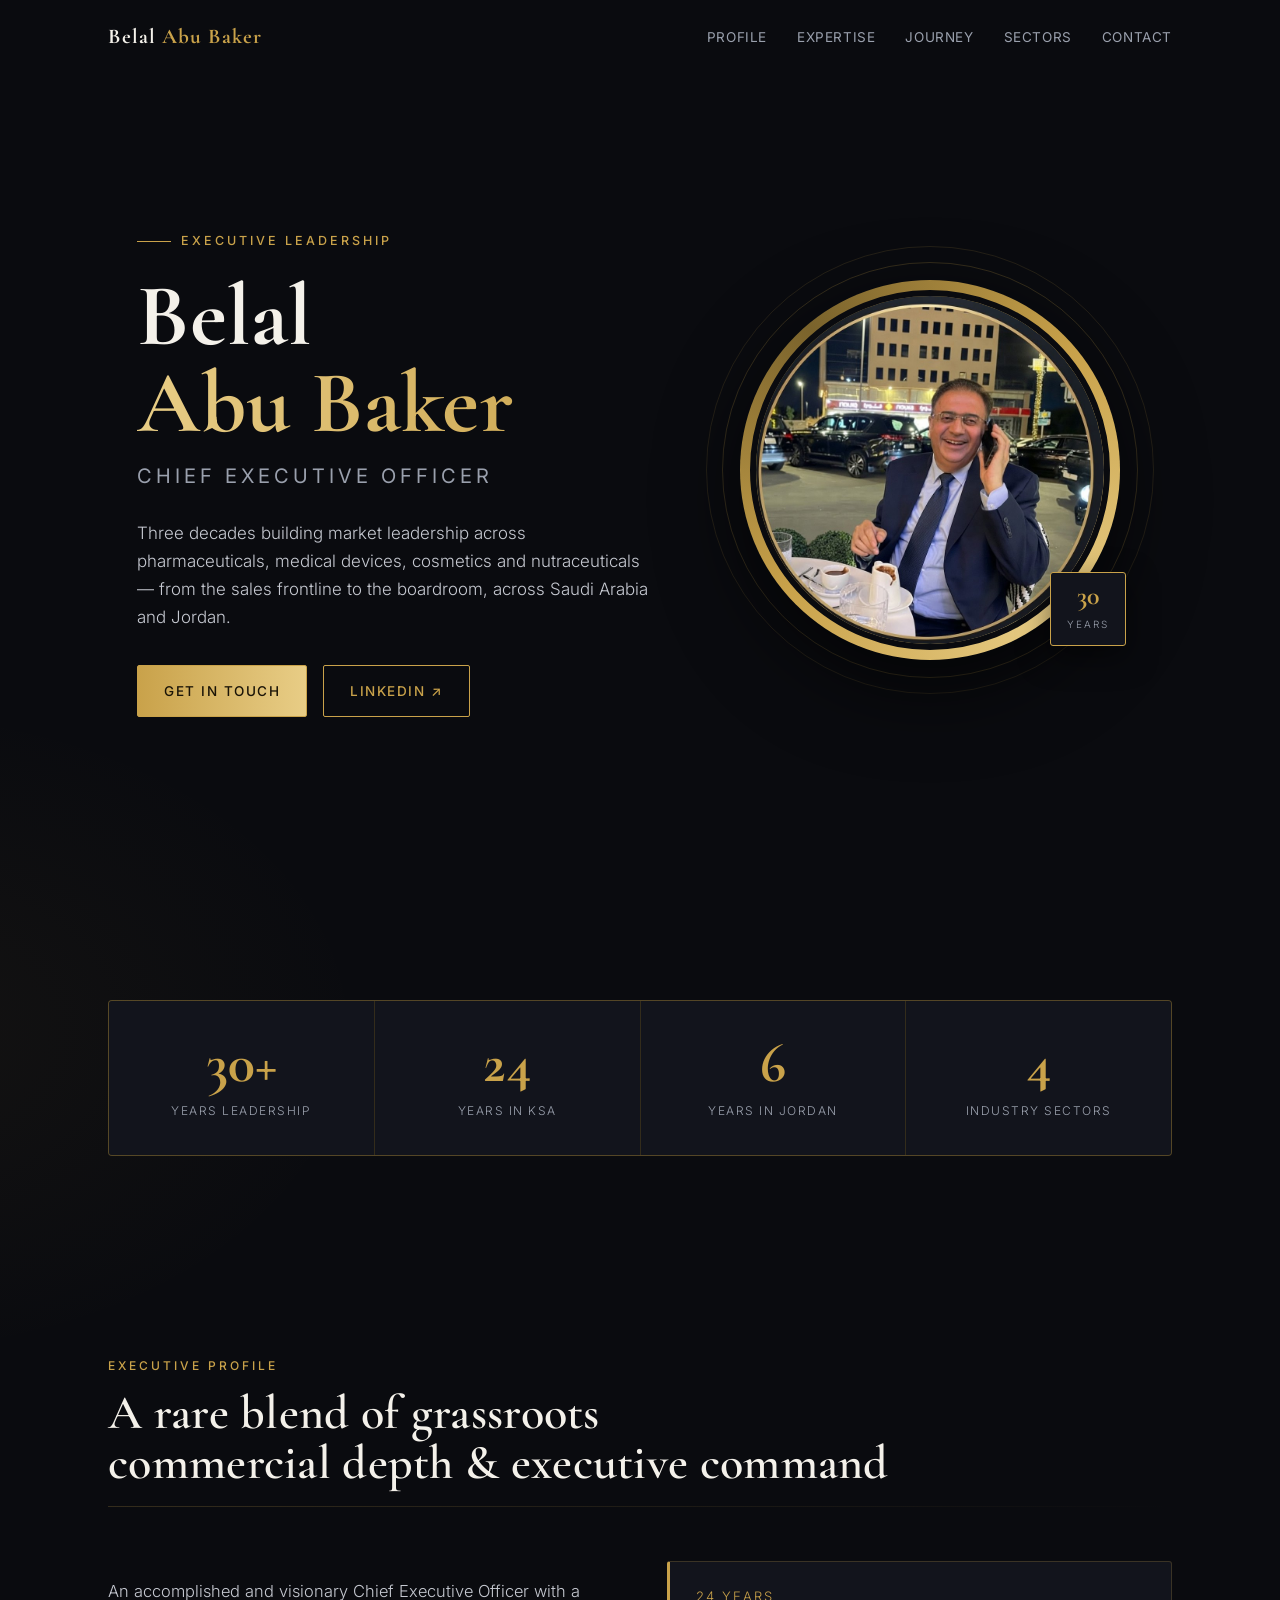
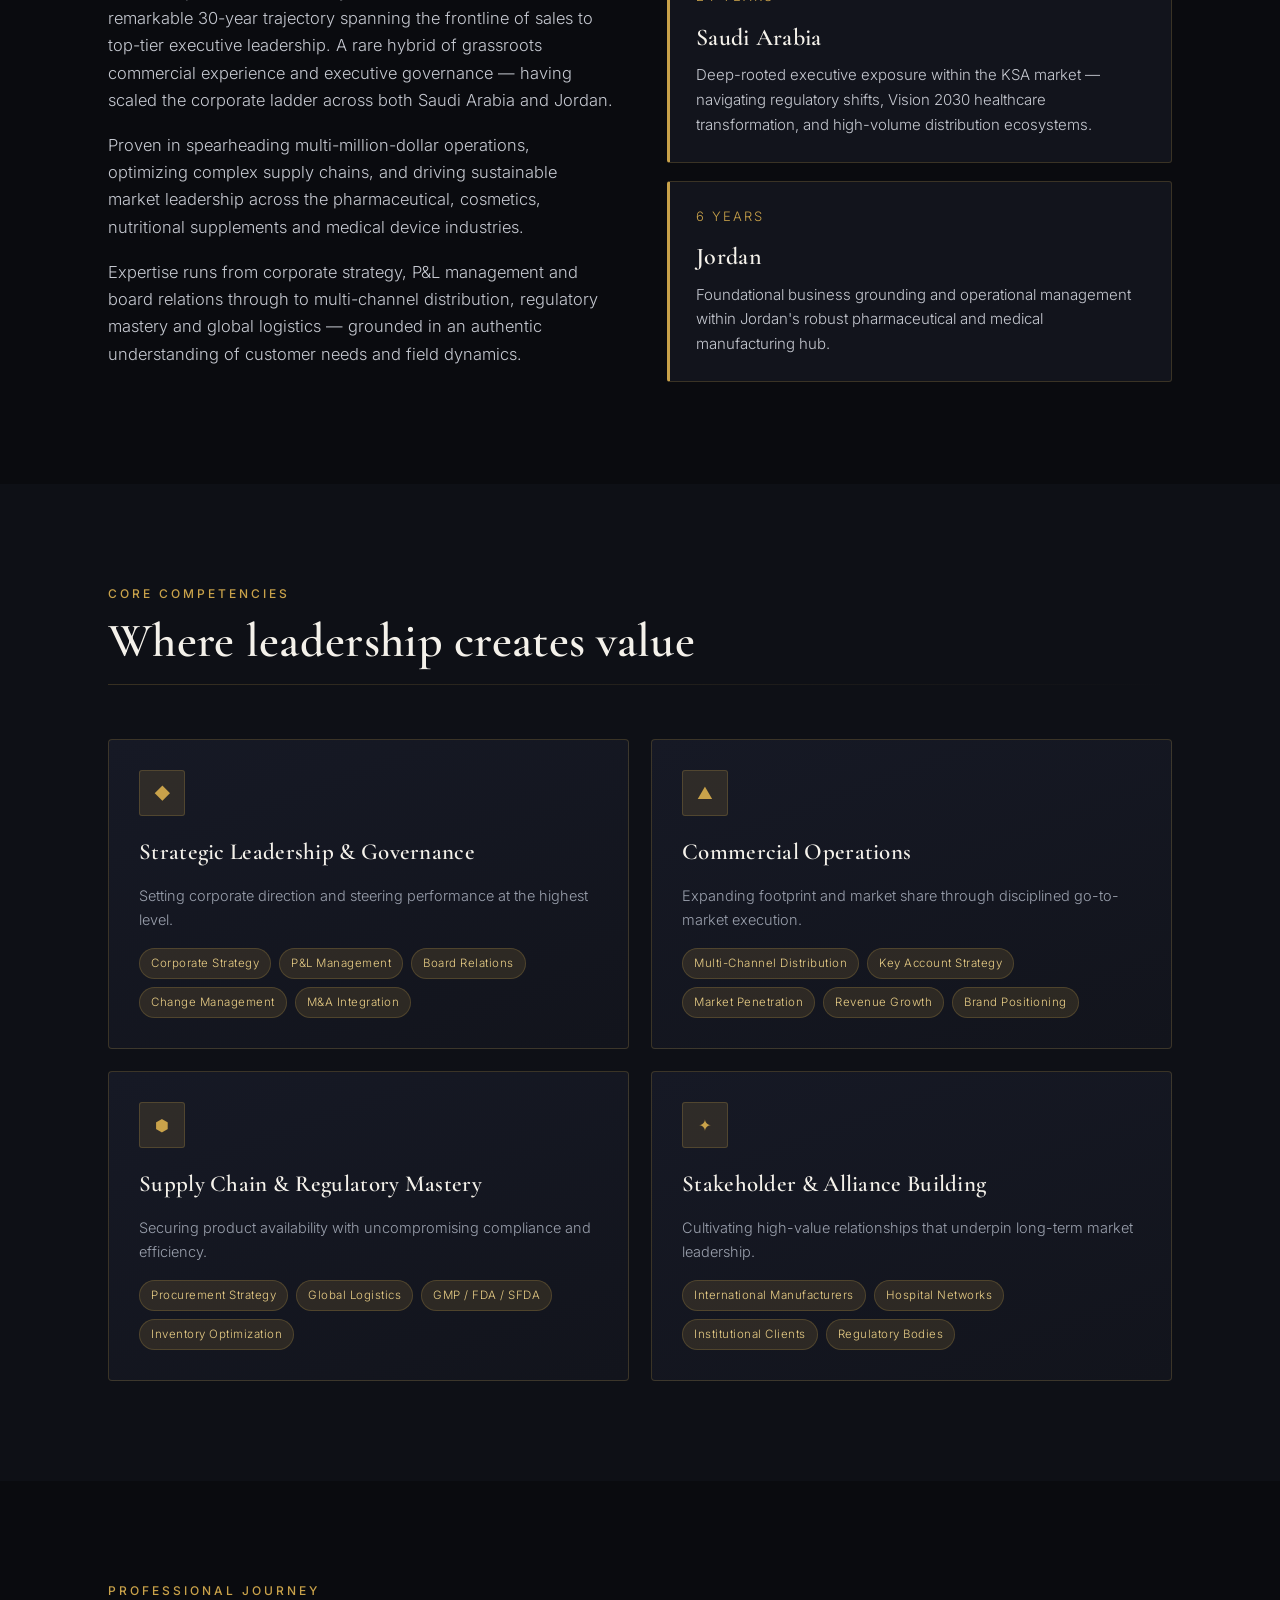
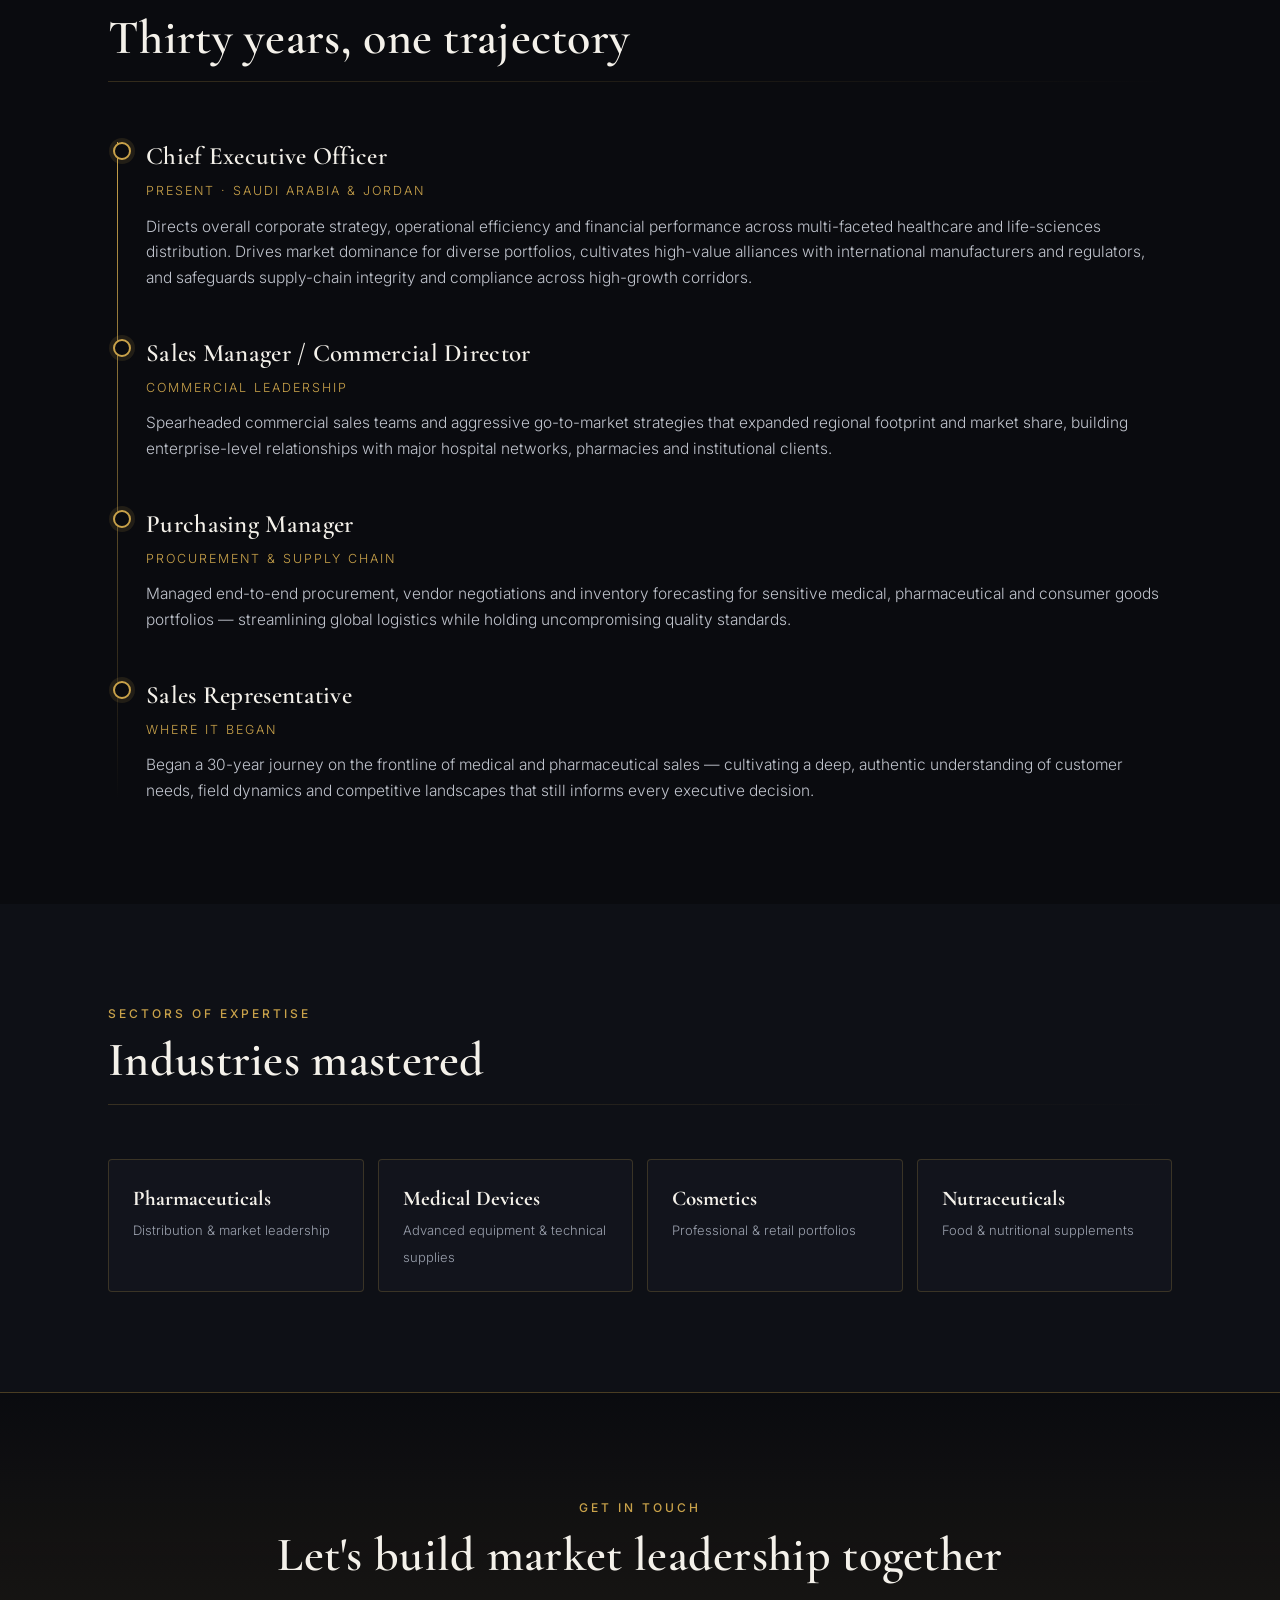
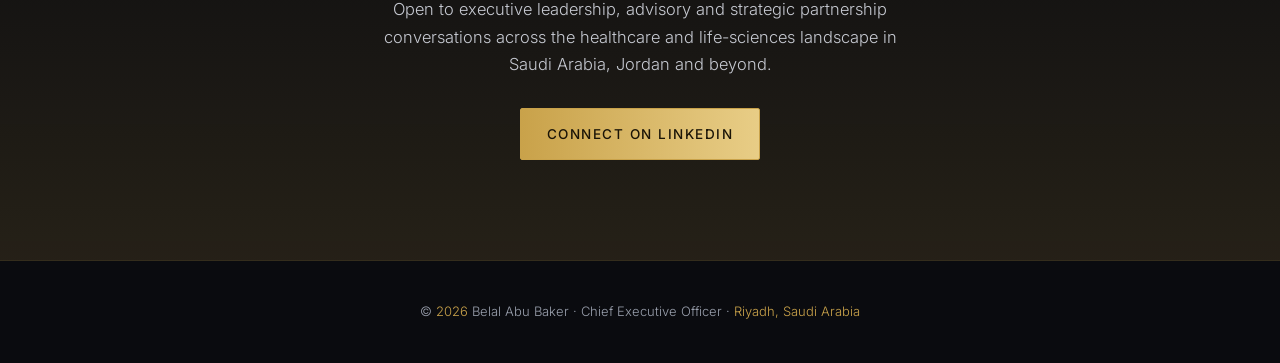
<file: site/belal-abu-baker/index.html>
<!doctype html>
<html lang="en">
<head>
<meta charset="utf-8">
<meta name="viewport" content="width=device-width, initial-scale=1">
<title>Belal Abu Baker — Chief Executive Officer</title>
<meta name="description" content="Belal Abu Baker — Chief Executive Officer. 30 years across Pharmaceuticals, Medical Devices, Cosmetics & Nutraceuticals in Saudi Arabia and Jordan.">
<link rel="preconnect" href="https://fonts.googleapis.com">
<link rel="preconnect" href="https://fonts.gstatic.com" crossorigin>
<link href="https://fonts.googleapis.com/css2?family=Cormorant+Garamond:wght@500;600;700&family=Inter:wght@300;400;500;600;700&display=swap" rel="stylesheet">
<style>
:root{
  --bg:#0a0b0f; --bg2:#0e1016; --panel:#12141c; --panel2:#161925;
  --gold:#c9a24a; --gold-2:#e8cd86; --gold-soft:rgba(201,162,74,.14);
  --ink:#f4f1ea; --muted:#9aa0ad; --line:rgba(201,162,74,.22);
  --maxw:1120px;
}
*{box-sizing:border-box}
html{scroll-behavior:smooth}
body{
  margin:0;background:
    radial-gradient(1200px 700px at 80% -10%,rgba(201,162,74,.09),transparent 60%),
    radial-gradient(900px 600px at -10% 20%,rgba(201,162,74,.05),transparent 55%),
    var(--bg);
  color:var(--ink);
  font-family:'Inter',system-ui,-apple-system,Segoe UI,Roboto,sans-serif;
  font-weight:300;line-height:1.65;-webkit-font-smoothing:antialiased;overflow-x:hidden;
}
.wrap{max-width:var(--maxw);margin:0 auto;padding:0 28px}
h1,h2,h3,.serif{font-family:'Cormorant Garamond',Georgia,serif;font-weight:600;letter-spacing:.3px}
a{color:inherit;text-decoration:none}

/* NAV */
nav{position:fixed;top:0;left:0;right:0;z-index:50;transition:all .4s ease;
  padding:20px 0;background:transparent;backdrop-filter:blur(0px);border-bottom:1px solid transparent}
nav.scrolled{padding:12px 0;background:rgba(10,11,15,.82);backdrop-filter:blur(14px);border-bottom:1px solid var(--line)}
.nav-in{display:flex;align-items:center;justify-content:space-between}
.brand{font-family:'Cormorant Garamond',serif;font-size:21px;font-weight:700;letter-spacing:1px}
.brand span{color:var(--gold)}
.nav-links{display:flex;gap:30px;font-size:13.5px;letter-spacing:.6px;text-transform:uppercase;color:var(--muted);font-weight:400}
.nav-links a{position:relative;transition:color .3s}
.nav-links a:after{content:"";position:absolute;left:0;bottom:-6px;height:1px;width:0;background:var(--gold);transition:width .35s}
.nav-links a:hover{color:var(--ink)}.nav-links a:hover:after{width:100%}
@media(max-width:760px){.nav-links{display:none}}

/* HERO */
header{min-height:100vh;display:flex;align-items:center;position:relative;padding:120px 0 80px}
.hero{display:grid;grid-template-columns:1.1fr .9fr;gap:60px;align-items:center}
@media(max-width:900px){.hero{grid-template-columns:1fr;gap:40px;text-align:center}}
.eyebrow{display:inline-flex;align-items:center;gap:10px;font-size:12.5px;letter-spacing:3px;text-transform:uppercase;color:var(--gold);font-weight:500;margin-bottom:22px}
.eyebrow:before{content:"";width:34px;height:1px;background:var(--gold)}
h1.title{font-size:clamp(44px,7vw,88px);line-height:.98;margin:0 0 10px;font-weight:700}
.title .l2{display:block;background:linear-gradient(90deg,var(--gold-2),var(--gold));-webkit-background-clip:text;background-clip:text;color:transparent}
.role{font-size:clamp(16px,2vw,20px);letter-spacing:4px;text-transform:uppercase;color:var(--muted);font-weight:400;margin:14px 0 26px}
.lede{font-size:17px;color:#c6c9d1;max-width:520px;margin:0 0 34px}
@media(max-width:900px){.lede{margin-left:auto;margin-right:auto}}
.cta-row{display:flex;gap:16px;flex-wrap:wrap}
@media(max-width:900px){.cta-row{justify-content:center}}
.btn{display:inline-flex;align-items:center;gap:10px;padding:14px 26px;border-radius:2px;font-size:13.5px;letter-spacing:1.5px;text-transform:uppercase;font-weight:500;transition:all .35s;border:1px solid var(--gold)}
.btn-primary{background:linear-gradient(90deg,var(--gold),var(--gold-2));color:#1a1407}
.btn-primary:hover{transform:translateY(-3px);box-shadow:0 14px 34px rgba(201,162,74,.3)}
.btn-ghost{color:var(--gold);background:transparent}
.btn-ghost:hover{background:var(--gold-soft);transform:translateY(-3px)}

/* PORTRAIT */
.portrait-wrap{position:relative;justify-self:center;width:min(380px,80vw)}
.portrait{position:relative;border-radius:50%;padding:10px;background:
  conic-gradient(from 140deg,var(--gold-2),var(--gold),#7a632c,var(--gold),var(--gold-2));
  box-shadow:0 30px 80px rgba(0,0,0,.6);animation:spin 18s linear infinite}
.portrait img{display:block;width:100%;aspect-ratio:1;object-fit:cover;border-radius:50%;border:6px solid var(--bg)}
@keyframes spin{to{transform:rotate(360deg)}}
.portrait img{animation:spin-rev 18s linear infinite}
@keyframes spin-rev{to{transform:rotate(-360deg)}}
.ring{position:absolute;inset:-18px;border:1px solid var(--line);border-radius:50%;animation:pulse 4s ease-in-out infinite}
.ring.r2{inset:-34px;animation-delay:1.2s;opacity:.6}
@keyframes pulse{0%,100%{transform:scale(1);opacity:.5}50%{transform:scale(1.04);opacity:.9}}
.badge{position:absolute;bottom:14px;right:-6px;background:var(--panel);border:1px solid var(--gold);border-radius:3px;padding:10px 16px;text-align:center;box-shadow:0 10px 30px rgba(0,0,0,.5)}
.badge b{font-family:'Cormorant Garamond',serif;font-size:26px;color:var(--gold);display:block;line-height:1}
.badge small{font-size:10px;letter-spacing:2px;text-transform:uppercase;color:var(--muted)}

/* SECTION */
section{padding:100px 0;position:relative}
.sec-head{margin-bottom:54px}
.sec-tag{font-size:12px;letter-spacing:3px;text-transform:uppercase;color:var(--gold);font-weight:500;display:block;margin-bottom:12px}
.sec-title{font-size:clamp(30px,4.5vw,48px);margin:0;line-height:1.05}
.rule{height:1px;background:linear-gradient(90deg,var(--line),transparent);margin-top:18px}

/* STATS */
.stats{display:grid;grid-template-columns:repeat(4,1fr);gap:1px;background:var(--line);border:1px solid var(--line);border-radius:4px;overflow:hidden}
@media(max-width:760px){.stats{grid-template-columns:repeat(2,1fr)}}
.stat{background:var(--panel);padding:34px 22px;text-align:center}
.stat .n{font-family:'Cormorant Garamond',serif;font-size:clamp(38px,5vw,56px);color:var(--gold);line-height:1;font-weight:700}
.stat .k{font-size:12px;letter-spacing:1.5px;text-transform:uppercase;color:var(--muted);margin-top:10px}

/* ABOUT */
.about{display:grid;grid-template-columns:1fr 1fr;gap:54px}
@media(max-width:860px){.about{grid-template-columns:1fr;gap:34px}}
.about p{color:#c6c9d1;font-size:16.5px}
.about p+p{margin-top:18px}
.geo{display:flex;flex-direction:column;gap:18px}
.geo-card{background:var(--panel);border:1px solid var(--line);border-left:3px solid var(--gold);border-radius:3px;padding:24px 26px}
.geo-card h3{margin:0 0 6px;font-size:24px}
.geo-card .yrs{color:var(--gold);font-size:13px;letter-spacing:2px;text-transform:uppercase;margin-bottom:10px}
.geo-card p{margin:0;font-size:15px}

/* COMPETENCIES */
.comp{display:grid;grid-template-columns:repeat(2,1fr);gap:22px}
@media(max-width:760px){.comp{grid-template-columns:1fr}}
.comp-card{background:linear-gradient(160deg,var(--panel2),var(--panel));border:1px solid var(--line);border-radius:4px;padding:30px;transition:transform .4s,border-color .4s,box-shadow .4s}
.comp-card:hover{transform:translateY(-6px);border-color:var(--gold);box-shadow:0 20px 50px rgba(0,0,0,.4)}
.comp-card .ico{width:46px;height:46px;border-radius:3px;background:var(--gold-soft);border:1px solid var(--line);display:grid;place-items:center;color:var(--gold);margin-bottom:18px}
.comp-card h3{margin:0 0 12px;font-size:23px}
.comp-card p{margin:0;color:var(--muted);font-size:14.5px}
.comp-card .tags{margin-top:16px;display:flex;flex-wrap:wrap;gap:8px}
.tag{font-size:11.5px;letter-spacing:.5px;color:var(--gold-2);background:var(--gold-soft);border:1px solid var(--line);padding:5px 11px;border-radius:40px}

/* TIMELINE */
.tl{position:relative;padding-left:38px}
.tl:before{content:"";position:absolute;left:9px;top:6px;bottom:6px;width:1px;background:linear-gradient(var(--gold),transparent)}
.tl-item{position:relative;padding-bottom:42px}
.tl-item:last-child{padding-bottom:0}
.tl-item:before{content:"";position:absolute;left:-33px;top:6px;width:14px;height:14px;border-radius:50%;background:var(--bg);border:2px solid var(--gold);box-shadow:0 0 0 4px rgba(201,162,74,.12)}
.tl-item h3{margin:0;font-size:25px}
.tl-item .meta{color:var(--gold);font-size:12.5px;letter-spacing:2px;text-transform:uppercase;margin:4px 0 12px}
.tl-item p{margin:0;color:#c0c4cd;font-size:15.5px}

/* SECTORS */
.sectors{display:flex;flex-wrap:wrap;gap:14px}
.sector{flex:1 1 220px;background:var(--panel);border:1px solid var(--line);border-radius:4px;padding:22px 24px;transition:all .4s}
.sector:hover{background:var(--panel2);border-color:var(--gold);transform:translateY(-4px)}
.sector b{font-family:'Cormorant Garamond',serif;font-size:21px;color:var(--ink);display:block}
.sector small{color:var(--muted);font-size:13px}

/* CONTACT */
.contact{text-align:center;background:linear-gradient(180deg,transparent,var(--gold-soft));border-top:1px solid var(--line)}
.contact .sec-title{margin-bottom:16px}
.contact p{color:#c6c9d1;max-width:560px;margin:0 auto 30px;font-size:16.5px}
.contact .cta-row{justify-content:center}

footer{padding:40px 0;border-top:1px solid var(--line);text-align:center;color:var(--muted);font-size:13px}
footer span{color:var(--gold)}

/* REVEAL ANIM */
.reveal{opacity:0;transform:translateY(34px);transition:opacity .9s cubic-bezier(.2,.7,.2,1),transform .9s cubic-bezier(.2,.7,.2,1)}
.reveal.in{opacity:1;transform:none}
.reveal.d1{transition-delay:.08s}.reveal.d2{transition-delay:.16s}.reveal.d3{transition-delay:.24s}.reveal.d4{transition-delay:.32s}
@media(prefers-reduced-motion:reduce){.reveal{opacity:1;transform:none}.portrait,.portrait img,.ring{animation:none}}

/* scroll progress */
#prog{position:fixed;top:0;left:0;height:2px;width:0;background:linear-gradient(90deg,var(--gold),var(--gold-2));z-index:60;transition:width .1s}
</style>
</head>
<body>
<div id="prog"></div>

<nav id="nav"><div class="wrap nav-in">
  <div class="brand">Belal <span>Abu Baker</span></div>
  <div class="nav-links">
    <a href="#about">Profile</a>
    <a href="#expertise">Expertise</a>
    <a href="#journey">Journey</a>
    <a href="#sectors">Sectors</a>
    <a href="#contact">Contact</a>
  </div>
</div></nav>

<header><div class="wrap">
  <div class="hero">
    <div>
      <div class="eyebrow reveal in">Executive Leadership</div>
      <h1 class="title reveal in d1">Belal<span class="l2">Abu Baker</span></h1>
      <div class="role reveal in d2">Chief Executive Officer</div>
      <p class="lede reveal in d3">Three decades building market leadership across pharmaceuticals, medical devices, cosmetics and nutraceuticals — from the sales frontline to the boardroom, across Saudi Arabia and Jordan.</p>
      <div class="cta-row reveal in d4">
        <a class="btn btn-primary" href="#contact">Get in touch</a>
        <a class="btn btn-ghost" href="https://www.linkedin.com/in/belal-abu-baker-6aaa78105" target="_blank" rel="noopener">LinkedIn ↗</a>
      </div>
    </div>
    <div class="portrait-wrap reveal in d2">
      <div class="ring"></div><div class="ring r2"></div>
      <div class="portrait"><img src="[data-uri]" alt="Belal Abu Baker"></div>
      <div class="badge"><b>30</b><small>Years</small></div>
    </div>
  </div>
</div></header>

<section id="stats"><div class="wrap">
  <div class="stats reveal">
    <div class="stat"><div class="n">30+</div><div class="k">Years Leadership</div></div>
    <div class="stat"><div class="n">24</div><div class="k">Years in KSA</div></div>
    <div class="stat"><div class="n">6</div><div class="k">Years in Jordan</div></div>
    <div class="stat"><div class="n">4</div><div class="k">Industry Sectors</div></div>
  </div>
</div></section>

<section id="about"><div class="wrap">
  <div class="sec-head reveal"><span class="sec-tag">Executive Profile</span>
    <h2 class="sec-title">A rare blend of grassroots<br>commercial depth & executive command</h2>
    <div class="rule"></div></div>
  <div class="about">
    <div class="reveal">
      <p>An accomplished and visionary Chief Executive Officer with a remarkable 30-year trajectory spanning the frontline of sales to top-tier executive leadership. A rare hybrid of grassroots commercial experience and executive governance — having scaled the corporate ladder across both Saudi Arabia and Jordan.</p>
      <p>Proven in spearheading multi-million-dollar operations, optimizing complex supply chains, and driving sustainable market leadership across the pharmaceutical, cosmetics, nutritional supplements and medical device industries.</p>
      <p>Expertise runs from corporate strategy, P&amp;L management and board relations through to multi-channel distribution, regulatory mastery and global logistics — grounded in an authentic understanding of customer needs and field dynamics.</p>
    </div>
    <div class="geo reveal d2">
      <div class="geo-card">
        <div class="yrs">24 Years</div>
        <h3>Saudi Arabia</h3>
        <p>Deep-rooted executive exposure within the KSA market — navigating regulatory shifts, Vision 2030 healthcare transformation, and high-volume distribution ecosystems.</p>
      </div>
      <div class="geo-card">
        <div class="yrs">6 Years</div>
        <h3>Jordan</h3>
        <p>Foundational business grounding and operational management within Jordan's robust pharmaceutical and medical manufacturing hub.</p>
      </div>
    </div>
  </div>
</div></section>

<section id="expertise" style="background:var(--bg2)"><div class="wrap">
  <div class="sec-head reveal"><span class="sec-tag">Core Competencies</span>
    <h2 class="sec-title">Where leadership creates value</h2>
    <div class="rule"></div></div>
  <div class="comp">
    <div class="comp-card reveal">
      <div class="ico">◆</div>
      <h3>Strategic Leadership &amp; Governance</h3>
      <p>Setting corporate direction and steering performance at the highest level.</p>
      <div class="tags"><span class="tag">Corporate Strategy</span><span class="tag">P&amp;L Management</span><span class="tag">Board Relations</span><span class="tag">Change Management</span><span class="tag">M&amp;A Integration</span></div>
    </div>
    <div class="comp-card reveal d1">
      <div class="ico">▲</div>
      <h3>Commercial Operations</h3>
      <p>Expanding footprint and market share through disciplined go-to-market execution.</p>
      <div class="tags"><span class="tag">Multi-Channel Distribution</span><span class="tag">Key Account Strategy</span><span class="tag">Market Penetration</span><span class="tag">Revenue Growth</span><span class="tag">Brand Positioning</span></div>
    </div>
    <div class="comp-card reveal d2">
      <div class="ico">⬢</div>
      <h3>Supply Chain &amp; Regulatory Mastery</h3>
      <p>Securing product availability with uncompromising compliance and efficiency.</p>
      <div class="tags"><span class="tag">Procurement Strategy</span><span class="tag">Global Logistics</span><span class="tag">GMP / FDA / SFDA</span><span class="tag">Inventory Optimization</span></div>
    </div>
    <div class="comp-card reveal d3">
      <div class="ico">✦</div>
      <h3>Stakeholder &amp; Alliance Building</h3>
      <p>Cultivating high-value relationships that underpin long-term market leadership.</p>
      <div class="tags"><span class="tag">International Manufacturers</span><span class="tag">Hospital Networks</span><span class="tag">Institutional Clients</span><span class="tag">Regulatory Bodies</span></div>
    </div>
  </div>
</div></section>

<section id="journey"><div class="wrap">
  <div class="sec-head reveal"><span class="sec-tag">Professional Journey</span>
    <h2 class="sec-title">Thirty years, one trajectory</h2>
    <div class="rule"></div></div>
  <div class="tl">
    <div class="tl-item reveal"><h3>Chief Executive Officer</h3>
      <div class="meta">Present · Saudi Arabia &amp; Jordan</div>
      <p>Directs overall corporate strategy, operational efficiency and financial performance across multi-faceted healthcare and life-sciences distribution. Drives market dominance for diverse portfolios, cultivates high-value alliances with international manufacturers and regulators, and safeguards supply-chain integrity and compliance across high-growth corridors.</p>
    </div>
    <div class="tl-item reveal d1"><h3>Sales Manager / Commercial Director</h3>
      <div class="meta">Commercial Leadership</div>
      <p>Spearheaded commercial sales teams and aggressive go-to-market strategies that expanded regional footprint and market share, building enterprise-level relationships with major hospital networks, pharmacies and institutional clients.</p>
    </div>
    <div class="tl-item reveal d2"><h3>Purchasing Manager</h3>
      <div class="meta">Procurement &amp; Supply Chain</div>
      <p>Managed end-to-end procurement, vendor negotiations and inventory forecasting for sensitive medical, pharmaceutical and consumer goods portfolios — streamlining global logistics while holding uncompromising quality standards.</p>
    </div>
    <div class="tl-item reveal d3"><h3>Sales Representative</h3>
      <div class="meta">Where it began</div>
      <p>Began a 30-year journey on the frontline of medical and pharmaceutical sales — cultivating a deep, authentic understanding of customer needs, field dynamics and competitive landscapes that still informs every executive decision.</p>
    </div>
  </div>
</div></section>

<section id="sectors" style="background:var(--bg2)"><div class="wrap">
  <div class="sec-head reveal"><span class="sec-tag">Sectors of Expertise</span>
    <h2 class="sec-title">Industries mastered</h2>
    <div class="rule"></div></div>
  <div class="sectors reveal">
    <div class="sector"><b>Pharmaceuticals</b><small>Distribution &amp; market leadership</small></div>
    <div class="sector"><b>Medical Devices</b><small>Advanced equipment &amp; technical supplies</small></div>
    <div class="sector"><b>Cosmetics</b><small>Professional &amp; retail portfolios</small></div>
    <div class="sector"><b>Nutraceuticals</b><small>Food &amp; nutritional supplements</small></div>
  </div>
</div></section>

<section id="contact" class="contact"><div class="wrap">
  <div class="sec-head reveal" style="margin-bottom:0">
    <span class="sec-tag" style="display:inline-block">Get in touch</span>
    <h2 class="sec-title">Let's build market leadership together</h2>
    <p>Open to executive leadership, advisory and strategic partnership conversations across the healthcare and life-sciences landscape in Saudi Arabia, Jordan and beyond.</p>
    <div class="cta-row">
      <a class="btn btn-primary" href="https://www.linkedin.com/in/belal-abu-baker-6aaa78105" target="_blank" rel="noopener">Connect on LinkedIn</a>
    </div>
  </div>
</div></section>

<footer><div class="wrap">
  © <span id="yr"></span> Belal Abu Baker · Chief Executive Officer · <span>Riyadh, Saudi Arabia</span>
</div></footer>

<script>
document.getElementById('yr').textContent=new Date().getFullYear();
const nav=document.getElementById('nav');
const prog=document.getElementById('prog');
function onScroll(){
  const y=window.scrollY;
  nav.classList.toggle('scrolled',y>40);
  const h=document.documentElement.scrollHeight-window.innerHeight;
  prog.style.width=(h>0?(y/h*100):0)+'%';
}
window.addEventListener('scroll',onScroll,{passive:true});onScroll();
const io=new IntersectionObserver((es)=>{es.forEach(e=>{if(e.isIntersecting){e.target.classList.add('in');io.unobserve(e.target);}})},{threshold:.14});
document.querySelectorAll('.reveal:not(.in)').forEach(el=>io.observe(el));
</script>
</body>
</html>
</file>
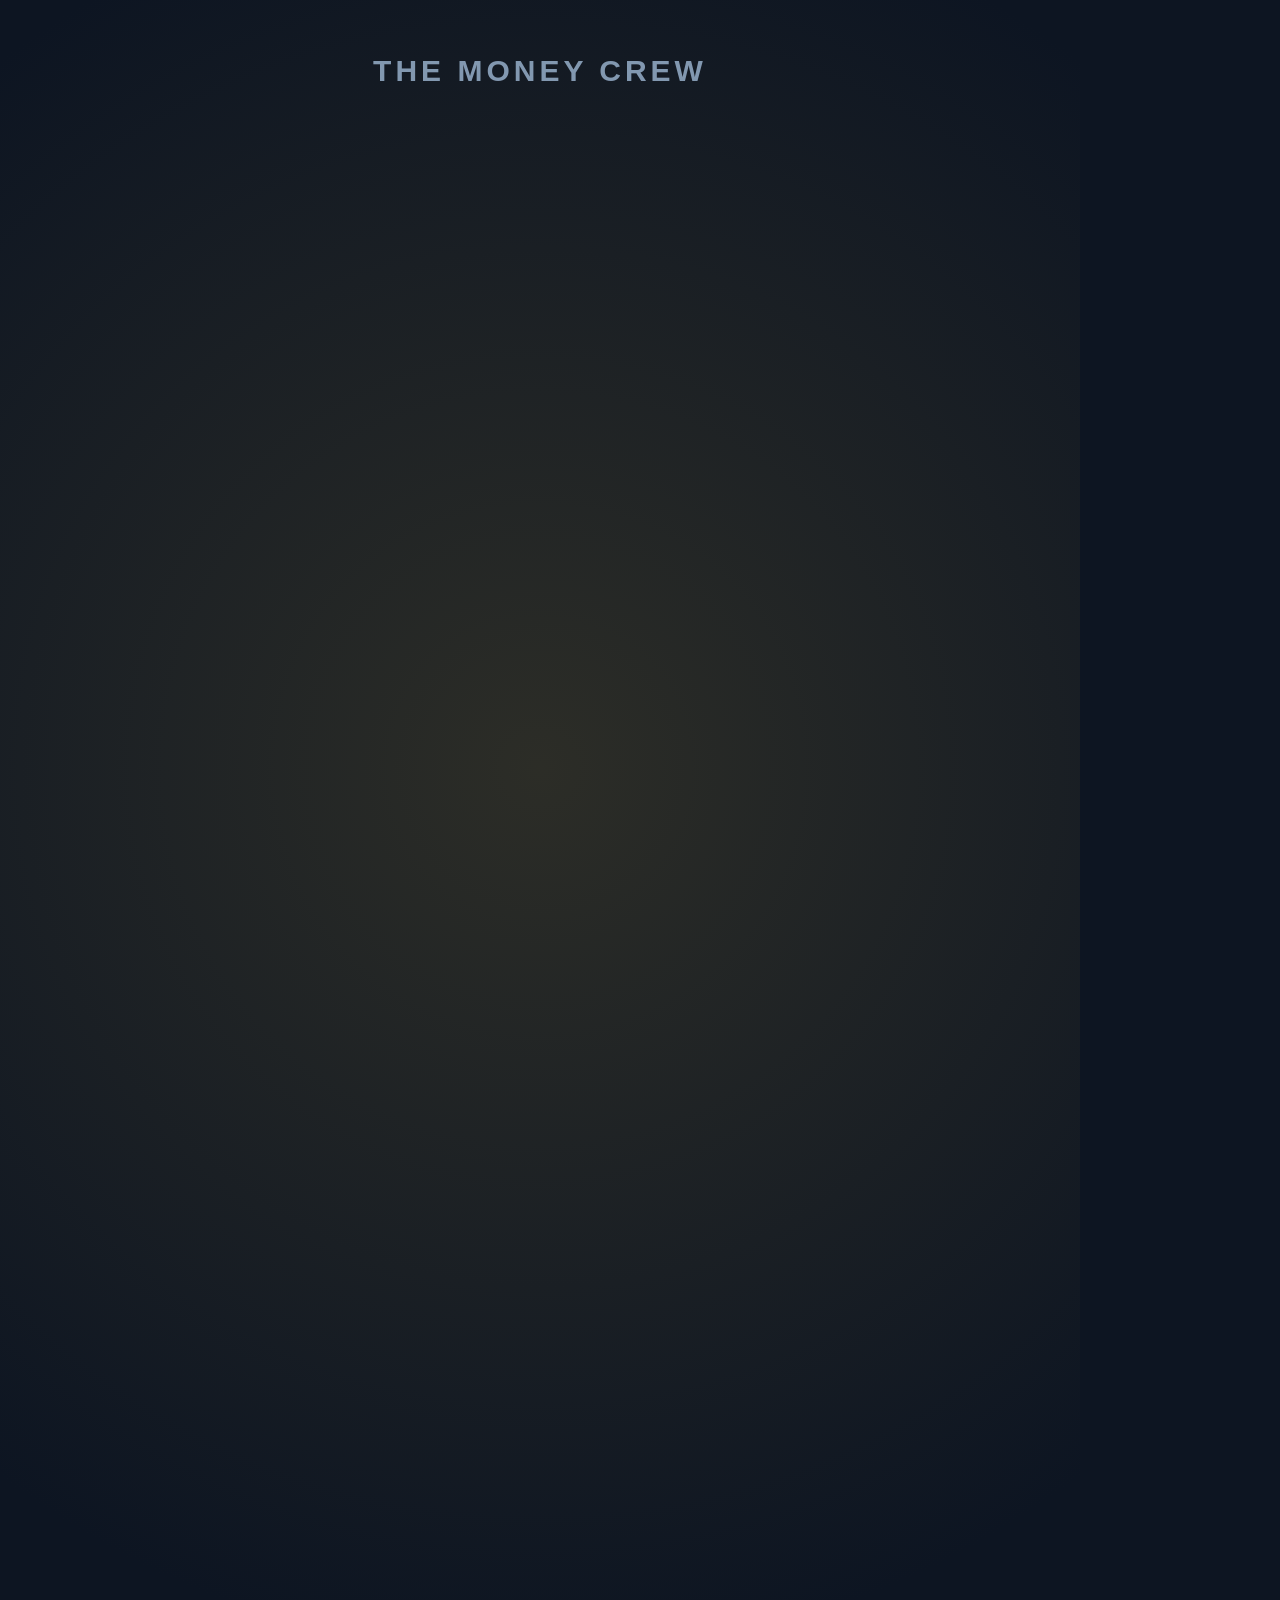
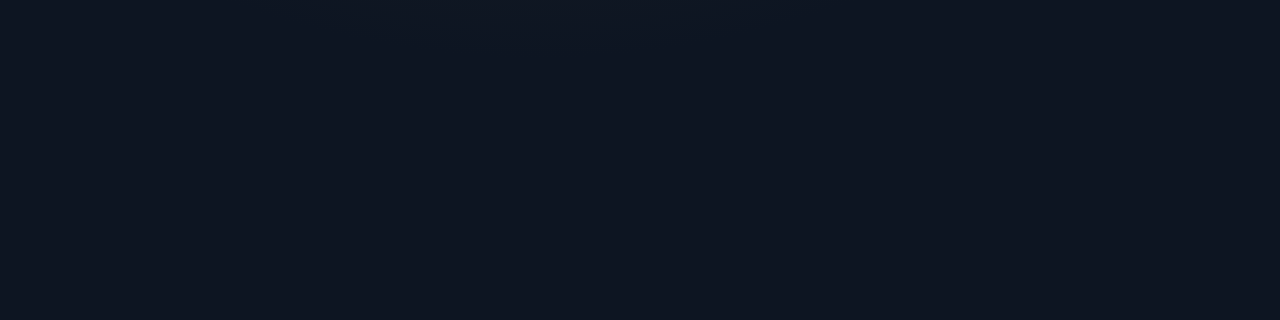
<file: studio/videos/why-rich-stay-rich/scene.html>
<!doctype html><html><head><meta charset="utf-8"><style>
 html,body{margin:0;padding:0;width:1080px;height:1920px;overflow:hidden;
   font-family:'Arial Black',Arial,Helvetica,sans-serif;background:#0d1522}
 #stage{position:relative;width:1080px;height:1920px}
 #glow{position:absolute;inset:0;background:radial-gradient(circle at 50% 42%, #243b55 0%, #0d1522 72%);transition:none}
 #brand{position:absolute;top:54px;width:100%;text-align:center;color:#8fa6c0;
   font-size:30px;letter-spacing:4px;font-weight:800;opacity:.9}
 svg{position:absolute;inset:0}
 #cap{position:absolute;left:60px;right:60px;top:1330px;text-align:center;
   color:#fff;font-size:92px;line-height:1.05;font-weight:900;
   text-shadow:0 6px 0 rgba(0,0,0,.35);transform-origin:50% 50%}
 #cap b{display:block}
 #bar{position:absolute;left:0;top:0;height:10px;background:#f7c948}
</style></head><body>
<div id="stage">
  <div id="glow"></div>
  <div id="brand">THE MONEY CREW</div>
  <svg width="1080" height="1920" viewBox="0 0 1080 1920">
    <g id="c-penny" style="display:none"><g id="penny">
    <ellipse cx="0" cy="186" rx="96" ry="20" fill="rgba(0,0,0,0.20)"/>
    <!-- legs -->
    <rect x="-34" y="120" width="20" height="60" rx="10" fill="#c6950c"/>
    <rect x="14" y="120" width="20" height="60" rx="10" fill="#c6950c"/>
    <ellipse cx="-24" cy="184" rx="26" ry="14" fill="#1b2330"/>
    <ellipse cx="24" cy="184" rx="26" ry="14" fill="#1b2330"/>
    <!-- coin body -->
    <circle cx="0" cy="20" r="132" fill="#c6950c"/>
    <circle cx="0" cy="20" r="120" fill="#f7c948"/>
    <circle cx="0" cy="20" r="120" fill="none" stroke="#ffe08a" stroke-width="6" stroke-dasharray="6 10" opacity="0.7"/>
    <circle cx="0" cy="20" r="96" fill="none" stroke="#c6950c" stroke-width="4" opacity="0.5"/>
    <text x="0" y="-54" font-family="Arial Black, Arial" font-size="56" font-weight="900" fill="#c6950c" opacity="0.35" text-anchor="middle">$</text>
    <!-- arms -->
    <path id="penny-armL" d="M-118 30 Q-168 40 -176 92" stroke="#c6950c" stroke-width="16" fill="none" stroke-linecap="round"/>
    <path id="penny-armR" d="M118 30 Q168 20 182 -22" stroke="#c6950c" stroke-width="16" fill="none" stroke-linecap="round"/>
    <circle cx="-178" cy="96" r="16" fill="#fff" stroke="#1b2330" stroke-width="3"/>
    <circle id="penny-handR" cx="184" cy="-26" r="16" fill="#fff" stroke="#1b2330" stroke-width="3"/>
    <!-- face -->
    
    <circle cx="-34" cy="6" r="22" fill="#fff" stroke="#1b2330" stroke-width="3"/>
    <circle cx="34" cy="6" r="22" fill="#fff" stroke="#1b2330" stroke-width="3"/>
    <circle id="penny-pL" cx="-34" cy="6" r="10" fill="#1b2330"/>
    <circle id="penny-pR" cx="34" cy="6" r="10" fill="#1b2330"/>
    <rect id="penny-lidL" x="-58" y="-18" width="48" height="0" rx="3" fill="transparent"/>
    <rect id="penny-lidR" x="10" y="-18" width="48" height="0" rx="3" fill="transparent"/>
    <path d="M-16 -16 Q-34 -6 -40 -24" stroke="#1b2330" stroke-width="5" fill="none" stroke-linecap="round"/>
    <path d="M16 -16 Q34 -6 40 -24" stroke="#1b2330" stroke-width="5" fill="none" stroke-linecap="round"/>
    <path id="penny-mouth" d="M-30 54 Q0 92 30 54" stroke="#1b2330" stroke-width="8" fill="none" stroke-linecap="round"/>
    <circle cx="-54" cy="46" r="12" fill="#ff7a7a" opacity="0.5"/>
    <circle cx="54" cy="46" r="12" fill="#ff7a7a" opacity="0.5"/>
  </g></g>
    <g id="c-buck"  style="display:none"><g id="buck">
    <ellipse cx="0" cy="150" rx="120" ry="18" fill="rgba(0,0,0,0.18)"/>
    <!-- arms behind -->
    <path id="buck-armL" d="M-150 10 Q-196 30 -192 76" stroke="#1d7a53" stroke-width="14" fill="none" stroke-linecap="round"/>
    <path id="buck-armR" d="M150 10 Q196 -6 206 -44" stroke="#1d7a53" stroke-width="14" fill="none" stroke-linecap="round"/>
    <circle cx="-192" cy="80" r="15" fill="#fff" stroke="#1b2330" stroke-width="3"/>
    <circle id="buck-handR" cx="208" cy="-48" r="15" fill="#fff" stroke="#1b2330" stroke-width="3"/>
    <!-- bill body -->
    <rect x="-150" y="-96" width="300" height="200" rx="18" fill="#1d7a53"/>
    <rect x="-140" y="-86" width="280" height="180" rx="14" fill="#4caf7d"/>
    <rect x="-118" y="-64" width="236" height="136" rx="10" fill="none" stroke="#dff3e6" stroke-width="4" opacity="0.7"/>
    <text x="-116" y="-40" font-family="Arial Black, Arial" font-size="40" font-weight="900" fill="#dff3e6" opacity="0.8">$</text>
    <text x="104" y="86" font-family="Arial Black, Arial" font-size="40" font-weight="900" fill="#dff3e6" opacity="0.8" text-anchor="end">$</text>
    <!-- centre portrait oval holds the face -->
    <ellipse cx="0" cy="4" rx="78" ry="90" fill="#dff3e6"/>
    <ellipse cx="0" cy="4" rx="78" ry="90" fill="none" stroke="#1d7a53" stroke-width="4"/>
    
    <circle cx="-30" cy="-8" r="19" fill="#fff" stroke="#1b2330" stroke-width="3"/>
    <circle cx="30" cy="-8" r="19" fill="#fff" stroke="#1b2330" stroke-width="3"/>
    <circle id="buck-pL" cx="-30" cy="-8" r="9" fill="#1b2330"/>
    <circle id="buck-pR" cx="30" cy="-8" r="9" fill="#1b2330"/>
    <rect id="buck-lidL" x="-51" y="-29" width="42" height="0" rx="3" fill="transparent"/>
    <rect id="buck-lidR" x="9" y="-29" width="42" height="0" rx="3" fill="transparent"/>
    <path id="buck-mouth" d="M-26 36 Q0 62 26 36" stroke="#1b2330" stroke-width="7" fill="none" stroke-linecap="round"/>
    <circle cx="-44" cy="30" r="10" fill="#ff8f8f" opacity="0.5"/>
    <circle cx="44" cy="30" r="10" fill="#ff8f8f" opacity="0.5"/>
    <!-- feet -->
    <rect x="-56" y="104" width="22" height="46" rx="10" fill="#1d7a53"/>
    <rect x="34" y="104" width="22" height="46" rx="10" fill="#1d7a53"/>
    <ellipse cx="-46" cy="150" rx="26" ry="12" fill="#1b2330"/>
    <ellipse cx="44" cy="150" rx="26" ry="12" fill="#1b2330"/>
  </g></g>
    <g id="c-cardy" style="display:none"><g id="cardy">
    <ellipse cx="0" cy="150" rx="115" ry="18" fill="rgba(0,0,0,0.20)"/>
    <!-- arms -->
    <path id="cardy-armL" d="M-140 0 Q-186 16 -182 64" stroke="#4834b5" stroke-width="13" fill="none" stroke-linecap="round"/>
    <path id="cardy-armR" d="M140 0 Q188 -14 198 -50" stroke="#4834b5" stroke-width="13" fill="none" stroke-linecap="round"/>
    <circle cx="-182" cy="68" r="14" fill="#fff" stroke="#1b2330" stroke-width="3"/>
    <circle id="cardy-handR" cx="200" cy="-54" r="14" fill="#fff" stroke="#1b2330" stroke-width="3"/>
    <!-- card body -->
    <rect x="-140" y="-92" width="280" height="196" rx="22" fill="#4834b5"/>
    <rect x="-130" y="-82" width="260" height="176" rx="18" fill="#6c5ce7"/>
    <rect x="-130" y="-54" width="260" height="26" fill="#4834b5" opacity="0.6"/>
    <!-- gold chip -->
    <rect x="-104" y="6" width="54" height="42" rx="8" fill="#f7c948" stroke="#c6950c" stroke-width="3"/>
    <line x1="-104" y1="27" x2="-50" y2="27" stroke="#c6950c" stroke-width="2"/>
    <line x1="-77" y1="6" x2="-77" y2="48" stroke="#c6950c" stroke-width="2"/>
    <text x="118" y="86" font-family="monospace" font-size="20" fill="#cfc8ff" text-anchor="end" opacity="0.8">1337</text>
    <!-- sly face -->
    
    <circle cx="0" cy="-18" r="18" fill="#fff" stroke="#1b2330" stroke-width="3"/>
    <circle cx="60" cy="-18" r="18" fill="#fff" stroke="#1b2330" stroke-width="3"/>
    <circle id="cardy-pL" cx="0" cy="-18" r="8" fill="#1b2330"/>
    <circle id="cardy-pR" cx="60" cy="-18" r="8" fill="#1b2330"/>
    <rect id="cardy-lidL" x="-20" y="-38" width="40" height="0" rx="3" fill="transparent"/>
    <rect id="cardy-lidR" x="40" y="-38" width="40" height="0" rx="3" fill="transparent"/>
    <path d="M12 -40 Q30 -50 50 -42" stroke="#1b2330" stroke-width="5" fill="none" stroke-linecap="round"/>
    <path id="cardy-mouth" d="M8 24 Q40 44 74 20" stroke="#1b2330" stroke-width="7" fill="none" stroke-linecap="round"/>
  </g></g>
    <g id="c-piggy" style="display:none"><g id="piggy">
    <ellipse cx="0" cy="152" rx="120" ry="20" fill="rgba(0,0,0,0.20)"/>
    <!-- legs -->
    <rect x="-78" y="96" width="34" height="56" rx="14" fill="#e56a9e"/>
    <rect x="44" y="96" width="34" height="56" rx="14" fill="#e56a9e"/>
    <!-- body -->
    <ellipse cx="0" cy="14" rx="150" ry="118" fill="#ff9ec4"/>
    <ellipse cx="0" cy="14" rx="150" ry="118" fill="none" stroke="#e56a9e" stroke-width="5"/>
    <!-- coin slot -->
    <rect x="-34" y="-96" width="68" height="14" rx="7" fill="#e56a9e"/>
    <!-- ears -->
    <path d="M-120 -70 L-70 -108 L-62 -56 Z" fill="#ff9ec4" stroke="#e56a9e" stroke-width="4"/>
    <path d="M120 -70 L70 -108 L62 -56 Z" fill="#ff9ec4" stroke="#e56a9e" stroke-width="4"/>
    <!-- snout -->
    <ellipse cx="0" cy="44" rx="56" ry="40" fill="#e56a9e"/>
    <circle cx="-20" cy="44" r="9" fill="#7a2f52"/>
    <circle cx="20" cy="44" r="9" fill="#7a2f52"/>
    <!-- face -->
    
    <circle cx="-34" cy="-20" r="20" fill="#fff" stroke="#1b2330" stroke-width="3"/>
    <circle cx="34" cy="-20" r="20" fill="#fff" stroke="#1b2330" stroke-width="3"/>
    <circle id="piggy-pL" cx="-34" cy="-20" r="9" fill="#1b2330"/>
    <circle id="piggy-pR" cx="34" cy="-20" r="9" fill="#1b2330"/>
    <rect id="piggy-lidL" x="-56" y="-42" width="44" height="0" rx="3" fill="transparent"/>
    <rect id="piggy-lidR" x="12" y="-42" width="44" height="0" rx="3" fill="transparent"/>
    <path id="piggy-mouth" d="M-30 92 Q0 112 30 92" stroke="#e56a9e" stroke-width="7" fill="none" stroke-linecap="round"/>
    <circle cx="-72" cy="34" r="14" fill="#ff6fa8" opacity="0.5"/>
    <circle cx="72" cy="34" r="14" fill="#ff6fa8" opacity="0.5"/>
    <!-- coin dropping (animatable) -->
    <circle id="piggy-coin" cx="0" cy="-150" r="20" fill="#f7c948" stroke="#c6950c" stroke-width="4"/>
  </g></g>
    <g id="c-vault" style="display:none"><g id="vault">
    <ellipse cx="0" cy="190" rx="110" ry="20" fill="rgba(0,0,0,0.20)"/>
    <rect x="-120" y="-120" width="240" height="300" rx="34" fill="#1d7a53"/>
    <rect x="-120" y="-120" width="240" height="300" rx="34" fill="none" stroke="#10543a" stroke-width="8"/>
    <rect x="-96" y="-96" width="192" height="252" rx="22" fill="#2f9e6f"/>
    <!-- feet -->
    <rect x="-86" y="176" width="40" height="26" rx="8" fill="#1b2330"/>
    <rect x="46" y="176" width="40" height="26" rx="8" fill="#1b2330"/>
    <!-- dial (belly) -->
    <circle cx="20" cy="96" r="46" fill="#0f4a33"/>
    <circle cx="20" cy="96" r="38" fill="#bfe8d4"/>
    <g id="vault-dial"><rect x="16" y="66" width="8" height="34" rx="4" fill="#0f4a33"/></g>
    <circle cx="20" cy="96" r="6" fill="#0f4a33"/>
    <!-- handle -->
    <rect x="-86" y="86" width="22" height="22" rx="6" fill="#0f4a33"/>
    <!-- face -->
    
    <circle cx="-40" cy="-2" r="24" fill="#fff" stroke="#1b2330" stroke-width="3"/>
    <circle cx="40" cy="-2" r="24" fill="#fff" stroke="#1b2330" stroke-width="3"/>
    <circle id="vault-pL" cx="-40" cy="-2" r="11" fill="#1b2330"/>
    <circle id="vault-pR" cx="40" cy="-2" r="11" fill="#1b2330"/>
    <rect id="vault-lidL" x="-66" y="-28" width="52" height="0" rx="3" fill="transparent"/>
    <rect id="vault-lidR" x="14" y="-28" width="52" height="0" rx="3" fill="transparent"/>
    <path d="M-20 -30 L-50 -38" stroke="#1b2330" stroke-width="6" stroke-linecap="round"/>
    <path d="M20 -30 L50 -38" stroke="#1b2330" stroke-width="6" stroke-linecap="round"/>
    <path id="vault-mouth" d="M-26 46 Q0 70 26 46" stroke="#1b2330" stroke-width="8" fill="none" stroke-linecap="round"/>
    <circle cx="-58" cy="36" r="12" fill="#2bd49b" opacity="0.5"/>
    <circle cx="58" cy="36" r="12" fill="#2bd49b" opacity="0.5"/>
  </g></g>
    <g id="coins"><g id="coin0" style="display:none">
  <circle r="30" fill="#c6950c"/><circle r="25" fill="#f7c948"/>
  <text y="10" font-family="Arial Black,Arial" font-size="30" font-weight="900"
        fill="#c6950c" text-anchor="middle">$</text></g>
<g id="coin1" style="display:none">
  <circle r="30" fill="#c6950c"/><circle r="25" fill="#f7c948"/>
  <text y="10" font-family="Arial Black,Arial" font-size="30" font-weight="900"
        fill="#c6950c" text-anchor="middle">$</text></g>
<g id="coin2" style="display:none">
  <circle r="30" fill="#c6950c"/><circle r="25" fill="#f7c948"/>
  <text y="10" font-family="Arial Black,Arial" font-size="30" font-weight="900"
        fill="#c6950c" text-anchor="middle">$</text></g>
<g id="coin3" style="display:none">
  <circle r="30" fill="#c6950c"/><circle r="25" fill="#f7c948"/>
  <text y="10" font-family="Arial Black,Arial" font-size="30" font-weight="900"
        fill="#c6950c" text-anchor="middle">$</text></g>
<g id="coin4" style="display:none">
  <circle r="30" fill="#c6950c"/><circle r="25" fill="#f7c948"/>
  <text y="10" font-family="Arial Black,Arial" font-size="30" font-weight="900"
        fill="#c6950c" text-anchor="middle">$</text></g>
<g id="coin5" style="display:none">
  <circle r="30" fill="#c6950c"/><circle r="25" fill="#f7c948"/>
  <text y="10" font-family="Arial Black,Arial" font-size="30" font-weight="900"
        fill="#c6950c" text-anchor="middle">$</text></g>
<g id="coin6" style="display:none">
  <circle r="30" fill="#c6950c"/><circle r="25" fill="#f7c948"/>
  <text y="10" font-family="Arial Black,Arial" font-size="30" font-weight="900"
        fill="#c6950c" text-anchor="middle">$</text></g>
<g id="coin7" style="display:none">
  <circle r="30" fill="#c6950c"/><circle r="25" fill="#f7c948"/>
  <text y="10" font-family="Arial Black,Arial" font-size="30" font-weight="900"
        fill="#c6950c" text-anchor="middle">$</text></g>
<g id="coin8" style="display:none">
  <circle r="30" fill="#c6950c"/><circle r="25" fill="#f7c948"/>
  <text y="10" font-family="Arial Black,Arial" font-size="30" font-weight="900"
        fill="#c6950c" text-anchor="middle">$</text></g>
<g id="coin9" style="display:none">
  <circle r="30" fill="#c6950c"/><circle r="25" fill="#f7c948"/>
  <text y="10" font-family="Arial Black,Arial" font-size="30" font-weight="900"
        fill="#c6950c" text-anchor="middle">$</text></g>
<g id="coin10" style="display:none">
  <circle r="30" fill="#c6950c"/><circle r="25" fill="#f7c948"/>
  <text y="10" font-family="Arial Black,Arial" font-size="30" font-weight="900"
        fill="#c6950c" text-anchor="middle">$</text></g>
<g id="coin11" style="display:none">
  <circle r="30" fill="#c6950c"/><circle r="25" fill="#f7c948"/>
  <text y="10" font-family="Arial Black,Arial" font-size="30" font-weight="900"
        fill="#c6950c" text-anchor="middle">$</text></g>
<g id="coin12" style="display:none">
  <circle r="30" fill="#c6950c"/><circle r="25" fill="#f7c948"/>
  <text y="10" font-family="Arial Black,Arial" font-size="30" font-weight="900"
        fill="#c6950c" text-anchor="middle">$</text></g>
<g id="coin13" style="display:none">
  <circle r="30" fill="#c6950c"/><circle r="25" fill="#f7c948"/>
  <text y="10" font-family="Arial Black,Arial" font-size="30" font-weight="900"
        fill="#c6950c" text-anchor="middle">$</text></g></g>
  </svg>
  <div id="cap"></div>
  <div id="bar"></div>
</div>
<script>
const T = {"fps":30,"total":58.859,"title":"Why The Rich Stay Rich (And You Don't)","scenes":[{"id":"hook","start":0,"vo":8.858,"total":9.208,"caption":"SAME SALARY.\nDIFFERENT LIFE.","accent":"#f7c948"},{"id":"liability","start":9.208,"vo":13.584,"total":13.934,"caption":"THE POOR BUY\nLIABILITIES","accent":"#6c5ce7"},{"id":"asset","start":23.142,"vo":13.201,"total":13.551,"caption":"THE RICH BUY\nASSETS","accent":"#2f9e6f"},{"id":"compound","start":36.693,"vo":12.365,"total":12.715,"caption":"MONEY WORKS\nFOR THEM","accent":"#ffe08a"},{"id":"cta","start":49.407,"vo":9.102,"total":9.452,"caption":"START WITH\nONE ASSET","accent":"#f7c948"}]};
const clamp=(v,a,b)=>Math.max(a,Math.min(b,v));
const lerp=(a,b,t)=>a+(b-a)*t;
const easeOutBack=t=>{const c=1.70158,c3=c+1;return 1+c3*Math.pow(t-1,3)+c*Math.pow(t-1,2);};
const easeIn=t=>t*t, easeOut=t=>1-Math.pow(1-t,2);

function show(id){const e=document.getElementById(id);e.style.display='block';return e;}
function hide(id){document.getElementById(id).style.display='none';}
function place(id,x,y,s,rot){show(id).setAttribute('transform',
  'translate('+x+','+y+') rotate('+(rot||0)+') scale('+s+')');}
// entrance factor: pop in over first 0.45s of a scene
function enter(localT){return easeOutBack(clamp(localT/0.45,0,1));}

const CH=['c-penny','c-buck','c-cardy','c-piggy','c-vault'];
const NCOIN=14;
function hideAllCoins(){for(let i=0;i<NCOIN;i++)document.getElementById('coin'+i).style.display='none';}
function coinAt(i,x,y,s,op){const e=document.getElementById('coin'+i);e.style.display='block';
  e.setAttribute('transform','translate('+x+','+y+') scale('+(s||1)+')');
  e.setAttribute('opacity',op==null?1:op);}

function sceneAt(t){let acc=0;for(let i=0;i<T.scenes.length;i++){const s=T.scenes[i];
  if(t<acc+s.total||i===T.scenes.length-1)return {i,s,localT:t-acc};acc+=s.total;}}

function setCap(text,accent,pop){
  const cap=document.getElementById('cap');
  cap.style.color=accent;
  cap.innerHTML=text.split('\n').map(l=>'<b>'+l+'</b>').join('');
  const sc=lerp(0.6,1,clamp(pop,0,1));
  cap.style.opacity=clamp(pop*1.4,0,1);
  cap.style.transform='scale('+sc+')';
  document.getElementById('glow').style.background=
    'radial-gradient(circle at 50% 40%, '+accent+'22 0%, #0d1522 70%)';
}

window.seek=function(t){
  t=clamp(t,0,T.total-0.001);
  CH.forEach(hide); hideAllCoins();
  const {i,s,localT}=sceneAt(t);
  const en=enter(localT), bob=Math.sin(t*3)*14, p=clamp(localT/s.total,0,1);
  document.getElementById('bar').style.width=(t/T.total*1080)+'px';
  const slideY=(1-en)*50;
  setCap(s.caption, s.accent, clamp(localT/0.4,0,1)*clamp((s.total-localT)/0.3,0,1));

  if(s.id==='hook'){
    place('c-penny',540,820+bob+slideY,1.15*en,Math.sin(t*2)*2);
  }
  else if(s.id==='liability'){
    place('c-buck',300,820+Math.sin(t*3)*10+slideY,0.72*en,0);
    const greed=lerp(0.8,1.02,easeOut(p));              // Cardy swells
    place('c-cardy',800,800+Math.sin(t*3.4)*8,0.95*greed*en,Math.sin(t*2)*3);
    // a coin flies Buck -> Cardy twice
    const cyc=(localT*0.9)%1, fly=easeIn(cyc);
    coinAt(0, lerp(360,720,fly), lerp(770,780,fly)-Math.sin(fly*Math.PI)*120, 1, 1-easeIn(Math.max(0,cyc-0.7)/0.3));
  }
  else if(s.id==='asset'){
    place('c-buck',290,830+Math.sin(t*3)*10+slideY,0.68*en,0);
    const grow=lerp(0.78,0.9,easeOut(p));
    place('c-piggy',720,840-easeOut(p)*20,grow*en,0);
    // coins drop from Buck into Piggy then multiply above piggy
    const cyc=(localT*0.8)%1, fly=easeIn(cyc);
    coinAt(0, lerp(360,700,fly), lerp(790,740,fly)-Math.sin(fly*Math.PI)*110,1,1-easeIn(Math.max(0,cyc-0.75)/0.25));
    const grown=Math.floor(p*5);
    for(let k=0;k<grown;k++){const a=k*1.25; coinAt(1+k, 700+Math.cos(a)*90, 700-k*18-Math.abs(Math.sin(t*2+k))*8, 0.8, 0.9);}
  }
  else if(s.id==='compound'){
    place('c-penny',540,760+bob+slideY,0.9*en,Math.sin(t*2)*2);
    // multiplying coins doubling across the screen, rising
    const n=Math.min(NCOIN, 1+Math.floor(p*NCOIN));
    for(let k=0;k<n;k++){
      const col=k%5, row=Math.floor(k/5);
      const x=240+col*150, baseY=1080+row*4;
      const popT=clamp((p*NCOIN-k),0,1);
      const y=baseY - easeOut(popT)*60 - (Math.sin(t*2+k)*6);
      coinAt(k, x, y, 0.7+easeOutBack(popT)*0.3, popT);
    }
  }
  else if(s.id==='cta'){
    // the whole crew lined up, Penny front and centre
    place('c-vault',165,910+slideY,0.46*en,0);
    place('c-buck',345,910+Math.sin(t*3)*6+slideY,0.46*en,0);
    place('c-cardy',735,910+slideY,0.46*en,0);
    place('c-piggy',915,910+slideY,0.46*en,0);
    place('c-penny',540,790+bob+slideY,1.0*en,Math.sin(t*4)*3);
    // switch caption in the final stretch
    if(localT > s.total-2.6){
      setCap('FOLLOW FOR\nMORE', s.accent, clamp((localT-(s.total-2.6))/0.4,0,1));
    }
  }
};
window.seek(0);
</script></body></html>
</file>
